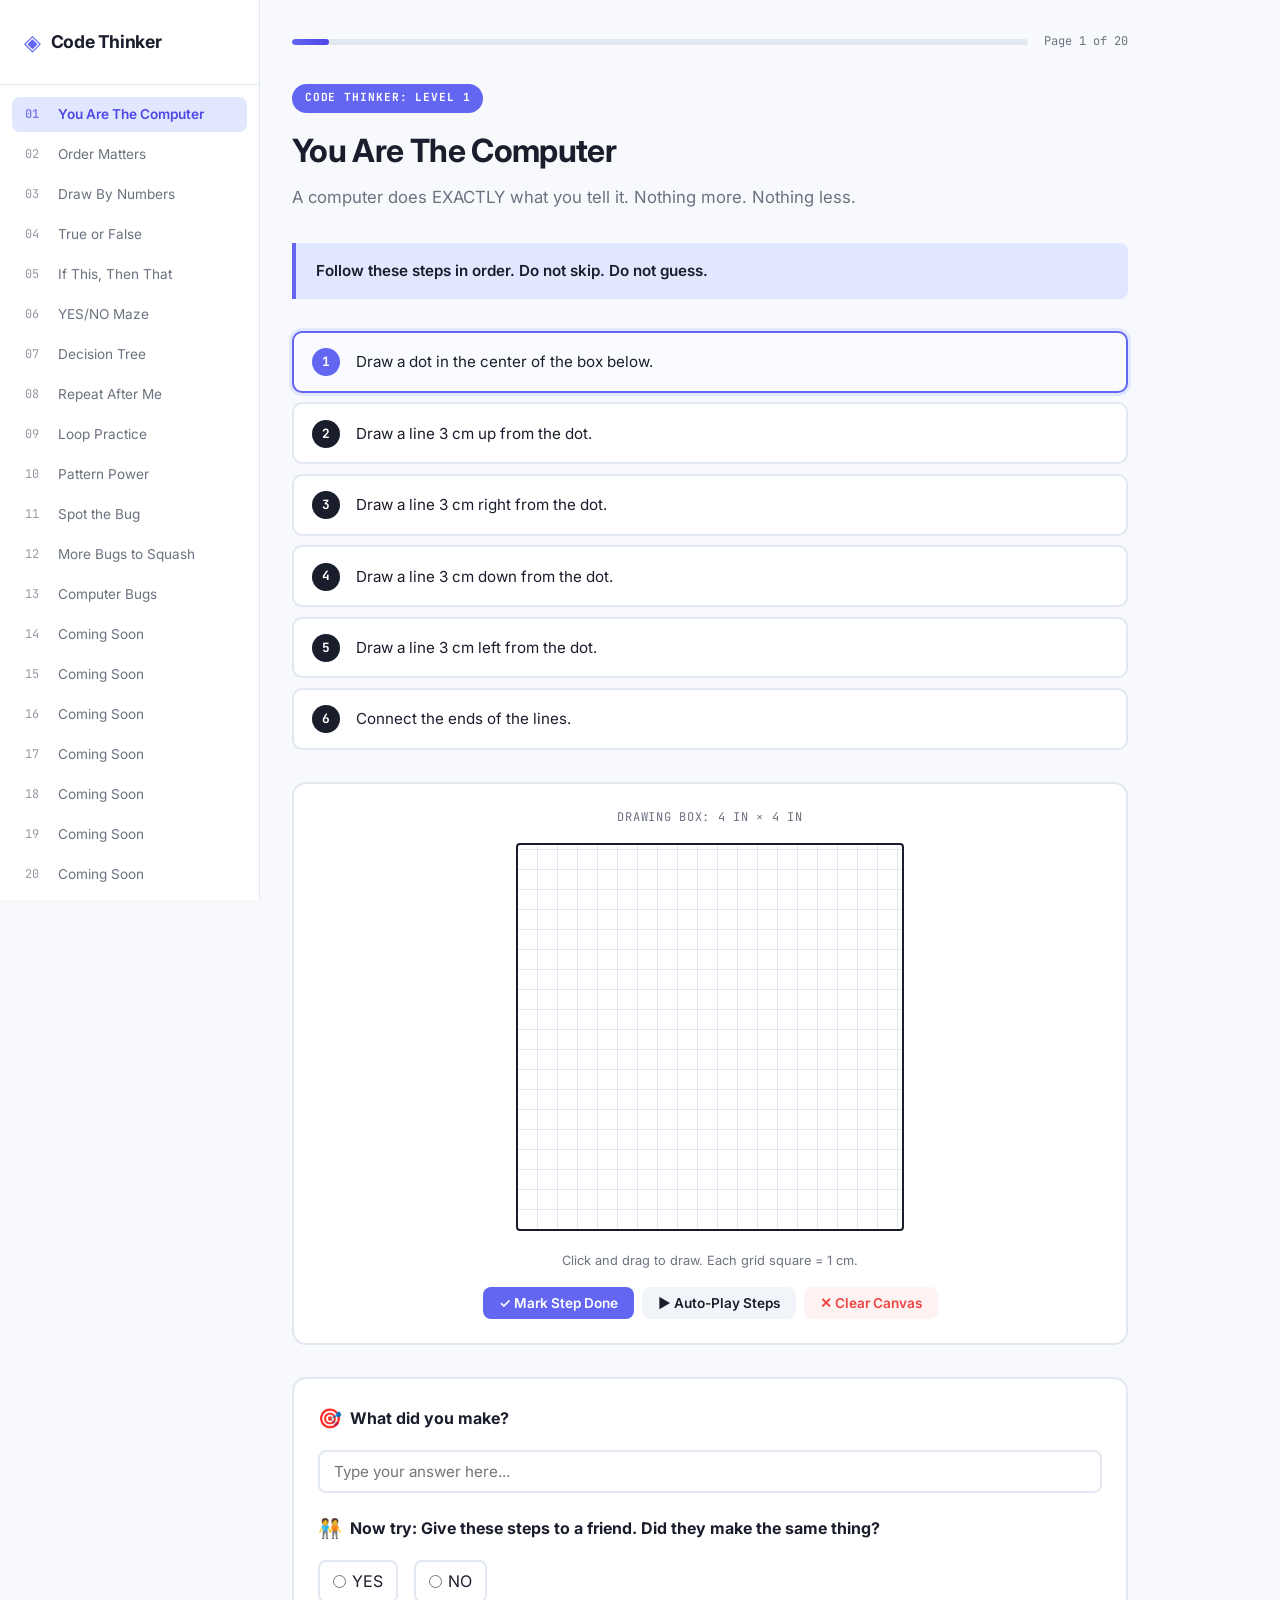
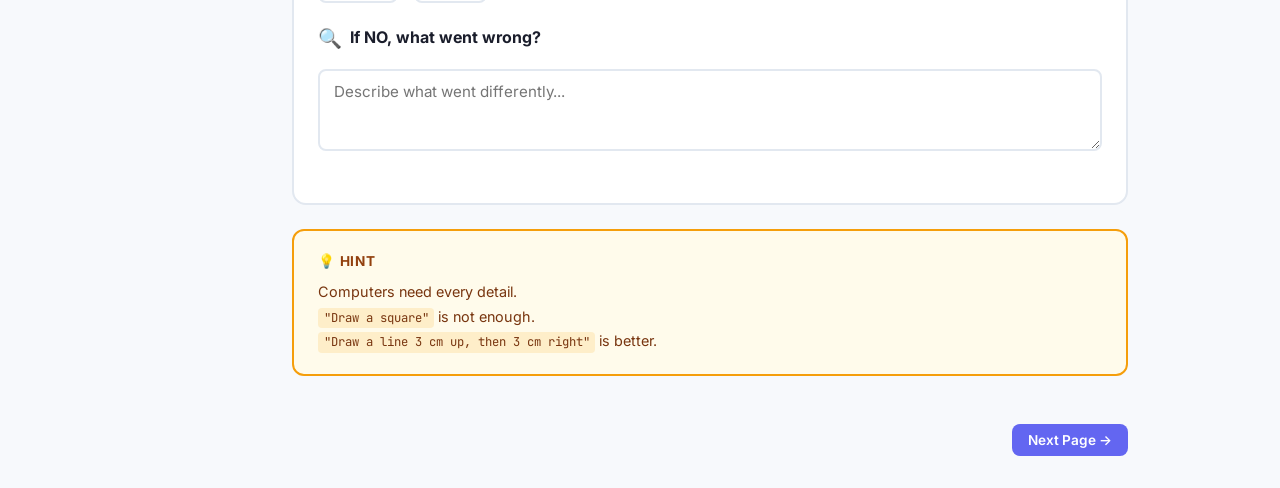
<file: index.html>
<!DOCTYPE html>
<html lang="en">
<head>
  <meta charset="UTF-8">
  <meta name="viewport" content="width=device-width, initial-scale=1.0">
  <title>Code Thinker — 20 Pages</title>
  <link rel="stylesheet" href="styles.css">
  <link href="https://fonts.googleapis.com/css2?family=JetBrains+Mono:wght@400;600;700&family=Inter:wght@400;500;600;700&display=swap" rel="stylesheet">
</head>
<body>

  <!-- Sidebar Navigation -->
  <nav class="sidebar" id="sidebar">
    <div class="sidebar-brand">
      <span class="brand-icon">◈</span>
      <span class="brand-text">Code Thinker</span>
    </div>
    <div class="sidebar-pages">
      <button class="nav-btn active" data-target="page-1" onclick="goToPage(1)">
        <span class="nav-num">01</span>
        <span class="nav-label">You Are The Computer</span>
      </button>
      <!-- Pages 2-20 will be injected here or added as prompts come -->
      <button class="nav-btn" data-target="page-2" onclick="goToPage(2)">
        <span class="nav-num">02</span>
        <span class="nav-label">Order Matters</span>
      </button>
      <button class="nav-btn" data-target="page-3" onclick="goToPage(3)">
        <span class="nav-num">03</span>
        <span class="nav-label">Draw By Numbers</span>
      </button>
      <button class="nav-btn" data-target="page-4" onclick="goToPage(4)">
        <span class="nav-num">04</span>
        <span class="nav-label">True or False</span>
      </button>
      <button class="nav-btn" data-target="page-5" onclick="goToPage(5)">
        <span class="nav-num">05</span>
        <span class="nav-label">If This, Then That</span>
      </button>
      <button class="nav-btn" data-target="page-6" onclick="goToPage(6)">
        <span class="nav-num">06</span>
        <span class="nav-label">YES/NO Maze</span>
      </button>
      <button class="nav-btn" data-target="page-7" onclick="goToPage(7)">
        <span class="nav-num">07</span>
        <span class="nav-label">Decision Tree</span>
      </button>
      <button class="nav-btn" data-target="page-8" onclick="goToPage(8)">
        <span class="nav-num">08</span>
        <span class="nav-label">Repeat After Me</span>
      </button>
      <button class="nav-btn" data-target="page-9" onclick="goToPage(9)">
        <span class="nav-num">09</span>
        <span class="nav-label">Loop Practice</span>
      </button>
      <button class="nav-btn" data-target="page-10" onclick="goToPage(10)">
        <span class="nav-num">10</span>
        <span class="nav-label">Pattern Power</span>
      </button>
      <button class="nav-btn" data-target="page-11" onclick="goToPage(11)">
        <span class="nav-num">11</span>
        <span class="nav-label">Spot the Bug</span>
      </button>
      <button class="nav-btn" data-target="page-12" onclick="goToPage(12)">
        <span class="nav-num">12</span>
        <span class="nav-label">More Bugs to Squash</span>
      </button>
      <button class="nav-btn" data-target="page-13" onclick="goToPage(13)">
        <span class="nav-num">13</span>
        <span class="nav-label">Computer Bugs</span>
      </button>
      <button class="nav-btn" data-target="page-14" onclick="goToPage(14)">
        <span class="nav-num">14</span>
        <span class="nav-label">Coming Soon</span>
      </button>
      <button class="nav-btn" data-target="page-15" onclick="goToPage(15)">
        <span class="nav-num">15</span>
        <span class="nav-label">Coming Soon</span>
      </button>
      <button class="nav-btn" data-target="page-16" onclick="goToPage(16)">
        <span class="nav-num">16</span>
        <span class="nav-label">Coming Soon</span>
      </button>
      <button class="nav-btn" data-target="page-17" onclick="goToPage(17)">
        <span class="nav-num">17</span>
        <span class="nav-label">Coming Soon</span>
      </button>
      <button class="nav-btn" data-target="page-18" onclick="goToPage(18)">
        <span class="nav-num">18</span>
        <span class="nav-label">Coming Soon</span>
      </button>
      <button class="nav-btn" data-target="page-19" onclick="goToPage(19)">
        <span class="nav-num">19</span>
        <span class="nav-label">Coming Soon</span>
      </button>
      <button class="nav-btn" data-target="page-20" onclick="goToPage(20)">
        <span class="nav-num">20</span>
        <span class="nav-label">Coming Soon</span>
      </button>
    </div>
    <button class="sidebar-toggle" onclick="toggleSidebar()">☰</button>
  </nav>

  <!-- Main Content -->
  <main class="main" id="main">

    <!-- Progress Bar -->
    <div class="top-bar">
      <div class="progress-track">
        <div class="progress-fill" id="progressFill" style="width: 5%"></div>
      </div>
      <span class="progress-text" id="progressText">Page 1 of 20</span>
    </div>

    <!-- ==================== PAGE 1 ==================== -->
    <section class="page active" id="page-1">
      <span class="badge">Code Thinker: Level 1</span>
      <h1>You Are The Computer</h1>
      <p class="subtitle">A computer does EXACTLY what you tell it. Nothing more. Nothing less.</p>

      <div class="alert">
        Follow these steps in order. Do not skip. Do not guess.
      </div>

      <div class="steps" id="p1-steps">
        <div class="step active" data-step="0" onclick="p1_setStep(0)">
          <span class="step-num">1</span>
          <span class="step-text">Draw a dot in the center of the box below.</span>
        </div>
        <div class="step" data-step="1" onclick="p1_setStep(1)">
          <span class="step-num">2</span>
          <span class="step-text">Draw a line 3 cm up from the dot.</span>
        </div>
        <div class="step" data-step="2" onclick="p1_setStep(2)">
          <span class="step-num">3</span>
          <span class="step-text">Draw a line 3 cm right from the dot.</span>
        </div>
        <div class="step" data-step="3" onclick="p1_setStep(3)">
          <span class="step-num">4</span>
          <span class="step-text">Draw a line 3 cm down from the dot.</span>
        </div>
        <div class="step" data-step="4" onclick="p1_setStep(4)">
          <span class="step-num">5</span>
          <span class="step-text">Draw a line 3 cm left from the dot.</span>
        </div>
        <div class="step" data-step="5" onclick="p1_setStep(5)">
          <span class="step-num">6</span>
          <span class="step-text">Connect the ends of the lines.</span>
        </div>
      </div>

      <div class="canvas-section">
        <div class="canvas-label">Drawing Box: 4 in × 4 in</div>
        <div class="canvas-wrap">
          <canvas id="p1-canvas" width="384" height="384"></canvas>
        </div>
        <div class="canvas-hint">Click and drag to draw. Each grid square = 1 cm.</div>
        <div class="toolbar">
          <button class="btn btn-primary" onclick="p1_markDone()">✓ Mark Step Done</button>
          <button class="btn btn-secondary" onclick="p1_autoDraw()">▶ Auto-Play Steps</button>
          <button class="btn btn-danger" onclick="p1_clear()">✕ Clear Canvas</button>
        </div>
      </div>

      <div class="form-section">
        <h3><span class="icon">🎯</span> What did you make?</h3>
        <div class="input-row">
          <input type="text" id="p1-ans1" placeholder="Type your answer here...">
        </div>

        <h3><span class="icon">🧑‍🤝‍🧑</span> Now try: Give these steps to a friend. Did they make the same thing?</h3>
        <div class="radio-group">
          <label class="radio-item" onclick="p1_selectRadio(this)">
            <input type="radio" name="p1-same" value="yes">
            <span>YES</span>
          </label>
          <label class="radio-item" onclick="p1_selectRadio(this)">
            <input type="radio" name="p1-same" value="no">
            <span>NO</span>
          </label>
        </div>

        <h3 style="margin-top:1.25rem;"><span class="icon">🔍</span> If NO, what went wrong?</h3>
        <div class="input-row">
          <textarea id="p1-ans2" rows="3" placeholder="Describe what went differently..."></textarea>
        </div>
      </div>

      <div class="hint-box">
        <h4>💡 Hint</h4>
        <p>
          Computers need every detail.<br>
          <code>"Draw a square"</code> is not enough.<br>
          <code>"Draw a line 3 cm up, then 3 cm right"</code> is better.
        </p>
      </div>

      <div class="page-nav">
        <span></span>
        <button class="btn btn-primary" onclick="goToPage(2)">Next Page →</button>
      </div>
    </section>

    <!-- ==================== PAGE 2 ==================== -->
    <section class="page" id="page-2">
      <span class="badge">Code Thinker: Level 1</span>
      <h1>Order Matters</h1>
      <p class="subtitle">Computers follow steps in EXACT ORDER. Change the order = change the result.</p>

      <!-- Example: Sandwich Recipes -->
      <div class="recipe-grid">
        <div class="recipe-card success">
          <div class="recipe-header">
            <span class="recipe-badge ok">✓</span>
            <h3>Recipe A</h3>
          </div>
          <ol class="recipe-steps">
            <li>Put bread on plate</li>
            <li>Spread peanut butter</li>
            <li>Put jelly on top</li>
            <li>Put second bread on top</li>
          </ol>
          <div class="recipe-result">
            <span class="result-emoji">🥪</span>
            <span class="result-label">Normal sandwich</span>
          </div>
        </div>

        <div class="recipe-card fail">
          <div class="recipe-header">
            <span class="recipe-badge bad">✗</span>
            <h3>Recipe B <small>(same steps, wrong order)</small></h3>
          </div>
          <ol class="recipe-steps">
            <li>Put jelly on plate</li>
            <li>Put bread on top</li>
            <li>Spread peanut butter</li>
            <li>Put second bread on top</li>
          </ol>
          <div class="recipe-result">
            <span class="result-emoji">💥</span>
            <span class="result-label">Mess!</span>
          </div>
        </div>
      </div>

      <!-- Activity: Paper Airplane -->
      <div class="activity-box">
        <h3><span class="icon">✈️</span> Your Turn</h3>
        <p class="activity-desc">These steps make a paper airplane. They are <strong>SCRAMBLED</strong>. Click the steps in the correct order (1 → 4).</p>

        <div class="order-list" id="p2-orderList">
          <button class="order-item" data-step="0" onclick="p2_selectStep(0)">
            <span class="order-num">?</span>
            <span class="order-text">Fold the paper in half lengthwise</span>
          </button>
          <button class="order-item" data-step="1" onclick="p2_selectStep(1)">
            <span class="order-num">?</span>
            <span class="order-text">Fold the top corners to the center</span>
          </button>
          <button class="order-item" data-step="2" onclick="p2_selectStep(2)">
            <span class="order-num">?</span>
            <span class="order-text">Fold the wings down</span>
          </button>
          <button class="order-item" data-step="3" onclick="p2_selectStep(3)">
            <span class="order-num">?</span>
            <span class="order-text">Open the paper flat</span>
          </button>
        </div>

        <div class="order-feedback" id="p2-feedback"></div>

        <div class="toolbar">
          <button class="btn btn-secondary" onclick="p2_resetOrder()">↺ Reset</button>
          <button class="btn btn-primary" onclick="p2_checkOrder()">✓ Check Order</button>
          <button class="btn btn-danger" onclick="p2_showAnswer()">👁 Reveal Answer</button>
        </div>
      </div>

      <!-- Reflection -->
      <div class="form-section">
        <h3><span class="icon">✏️</span> Draw It: Try making the airplane with your numbered steps. Did it fly?</h3>
        <div class="radio-group">
          <label class="radio-item" onclick="p2_selectRadio(this)">
            <input type="radio" name="p2-fly" value="yes">
            <span>YES</span>
          </label>
          <label class="radio-item" onclick="p2_selectRadio(this)">
            <input type="radio" name="p2-fly" value="no">
            <span>NO</span>
          </label>
        </div>

        <h3 style="margin-top:1.25rem;"><span class="icon">🔍</span> If NO, which step was wrong?</h3>
        <div class="input-row">
          <input type="text" id="p2-wrongStep" placeholder="Describe which step...">
        </div>
      </div>

      <div class="hint-box">
        <h4>💡 Remember</h4>
        <p>
          Computers never "figure out" what you meant.<br>
          They execute commands exactly as written, in exact sequence.
        </p>
      </div>

      <div class="page-nav">
        <button class="btn btn-secondary" onclick="goToPage(1)">← Prev</button>
        <button class="btn btn-primary" onclick="goToPage(3)">Next →</button>
      </div>
    </section>

    <!-- ==================== PAGE 3 ==================== -->
    <section class="page" id="page-3">
      <span class="badge">Code Thinker: Level 1</span>
      <h1>Draw By Numbers</h1>
      <p class="subtitle">Give these steps to a friend. Do not say what you are making. See if they draw the same thing.</p>

      <!-- Secret Steps -->
      <div class="form-section">
        <h3><span class="icon">🔒</span> My Secret Drawing — Write your steps below</h3>
        <div class="step-inputs">
          <div class="step-input-row">
            <span class="step-input-num">1</span>
            <input type="text" id="p3-s1" placeholder="Step 1: e.g. Draw a dot in the center...">
          </div>
          <div class="step-input-row">
            <span class="step-input-num">2</span>
            <input type="text" id="p3-s2" placeholder="Step 2: e.g. Draw a line 4 cm up...">
          </div>
          <div class="step-input-row">
            <span class="step-input-num">3</span>
            <input type="text" id="p3-s3" placeholder="Step 3">
          </div>
          <div class="step-input-row">
            <span class="step-input-num">4</span>
            <input type="text" id="p3-s4" placeholder="Step 4">
          </div>
          <div class="step-input-row">
            <span class="step-input-num">5</span>
            <input type="text" id="p3-s5" placeholder="Step 5">
          </div>
        </div>
        <div class="toolbar" style="margin-top:1rem;">
          <button class="btn btn-primary" onclick="p3_lockSteps()">🔒 Lock Steps</button>
          <button class="btn btn-secondary" onclick="p3_clearSteps()">↺ Clear All</button>
        </div>
        <div class="lock-message" id="p3-lockMsg"></div>
      </div>

      <!-- Dual Drawing Area -->
      <div class="dual-canvas-section">
        <div class="canvas-panel">
          <div class="canvas-label">My Drawing — 5 in × 3 in</div>
          <div class="canvas-wrap wide">
            <canvas id="p3-myCanvas" width="480" height="288"></canvas>
          </div>
          <div class="canvas-hint">Draw your secret shape here.</div>
          <div class="toolbar">
            <button class="btn btn-danger" onclick="p3_clearMyCanvas()">✕ Clear</button>
          </div>
        </div>

        <div class="canvas-divider">➡️</div>

        <div class="canvas-panel">
          <div class="canvas-label">Friend's Drawing — 5 in × 3 in</div>
          <div class="canvas-wrap wide">
            <canvas id="p3-friendCanvas" width="480" height="288"></canvas>
          </div>
          <div class="canvas-hint">Pass the steps to a friend. They draw here.</div>
          <div class="toolbar">
            <button class="btn btn-danger" onclick="p3_clearFriendCanvas()">✕ Clear</button>
          </div>
        </div>
      </div>

      <!-- Reflection -->
      <div class="form-section">
        <h3><span class="icon">🎯</span> Did it match your idea?</h3>
        <div class="radio-group">
          <label class="radio-item" onclick="p3_selectRadio(this)">
            <input type="radio" name="p3-match" value="yes">
            <span>YES</span>
          </label>
          <label class="radio-item" onclick="p3_selectRadio(this)">
            <input type="radio" name="p3-match" value="no">
            <span>NO</span>
          </label>
        </div>

        <h3 style="margin-top:1.25rem;"><span class="icon">🔍</span> If NO, what was confusing?</h3>
        <div class="input-row">
          <textarea id="p3-confusing" rows="3" placeholder="Describe what confused your friend..."></textarea>
        </div>
      </div>

      <div class="hint-box">
        <h4>💡 Hint</h4>
        <p>
          Computers need EVERY detail.<br>
          <code>"Draw a circle"</code> is not enough.<br>
          <code>"Draw a circle, 2 cm wide, in the center"</code> is better.
        </p>
      </div>

      <div class="page-nav">
        <button class="btn btn-secondary" onclick="goToPage(2)">← Prev</button>
        <button class="btn btn-primary" onclick="goToPage(4)">Next →</button>
      </div>
    </section>

    <!-- ==================== PAGE 4 ==================== -->
    <section class="page" id="page-4">
      <span class="badge">Code Thinker: Level 1</span>
      <h1>True or False</h1>
      <p class="subtitle">Computers make decisions by asking YES/NO questions. We call the answer TRUE or FALSE.</p>

      <!-- Warm-Up -->
      <div class="form-section">
        <h3><span class="icon">🔥</span> Warm-Up: Circle TRUE or FALSE for each</h3>
        <div class="tf-list" id="p4-warmup">
          <div class="tf-item" data-q="1" data-answer="true">
            <span class="tf-qnum">1</span>
            <span class="tf-text">A triangle has 3 sides</span>
            <div class="tf-options">
              <button class="tf-btn" onclick="p4_pick(this, 'true')">TRUE</button>
              <button class="tf-btn" onclick="p4_pick(this, 'false')">FALSE</button>
            </div>
          </div>
          <div class="tf-item" data-q="2" data-answer="false">
            <span class="tf-qnum">2</span>
            <span class="tf-text">Ice cream is hot</span>
            <div class="tf-options">
              <button class="tf-btn" onclick="p4_pick(this, 'true')">TRUE</button>
              <button class="tf-btn" onclick="p4_pick(this, 'false')">FALSE</button>
            </div>
          </div>
          <div class="tf-item" data-q="3" data-answer="true">
            <span class="tf-qnum">3</span>
            <span class="tf-text">10 is bigger than 7</span>
            <div class="tf-options">
              <button class="tf-btn" onclick="p4_pick(this, 'true')">TRUE</button>
              <button class="tf-btn" onclick="p4_pick(this, 'false')">FALSE</button>
            </div>
          </div>
          <div class="tf-item" data-q="4" data-answer="false">
            <span class="tf-qnum">4</span>
            <span class="tf-text">Dogs can fly</span>
            <div class="tf-options">
              <button class="tf-btn" onclick="p4_pick(this, 'true')">TRUE</button>
              <button class="tf-btn" onclick="p4_pick(this, 'false')">FALSE</button>
            </div>
          </div>
          <div class="tf-item" data-q="5" data-answer="true">
            <span class="tf-qnum">5</span>
            <span class="tf-text">Your name has letters in it</span>
            <div class="tf-options">
              <button class="tf-btn" onclick="p4_pick(this, 'true')">TRUE</button>
              <button class="tf-btn" onclick="p4_pick(this, 'false')">FALSE</button>
            </div>
          </div>
        </div>
      </div>

      <!-- Tricky Ones -->
      <div class="form-section tricky">
        <h3><span class="icon">🎭</span> Tricky Ones: These depend on RIGHT NOW</h3>
        <div class="tf-list" id="p4-tricky">
          <div class="tf-item subjective" data-q="6">
            <span class="tf-qnum">6</span>
            <span class="tf-text">I am wearing socks</span>
            <div class="tf-options">
              <button class="tf-btn" onclick="p4_pick(this, 'true')">TRUE</button>
              <button class="tf-btn" onclick="p4_pick(this, 'false')">FALSE</button>
            </div>
          </div>
          <div class="tf-item subjective" data-q="7">
            <span class="tf-qnum">7</span>
            <span class="tf-text">It is nighttime</span>
            <div class="tf-options">
              <button class="tf-btn" onclick="p4_pick(this, 'true')">TRUE</button>
              <button class="tf-btn" onclick="p4_pick(this, 'false')">FALSE</button>
            </div>
          </div>
          <div class="tf-item subjective" data-q="8">
            <span class="tf-qnum">8</span>
            <span class="tf-text">I have eaten breakfast today</span>
            <div class="tf-options">
              <button class="tf-btn" onclick="p4_pick(this, 'true')">TRUE</button>
              <button class="tf-btn" onclick="p4_pick(this, 'false')">FALSE</button>
            </div>
          </div>
        </div>

        <h3 style="margin-top:1.5rem;"><span class="icon">🤔</span> Why are 6-8 different?</h3>
        <div class="input-row">
          <textarea id="p4-why" rows="3" placeholder="Write your answer here..."></textarea>
        </div>

        <div class="toolbar" style="margin-top:1rem;">
          <button class="btn btn-primary" onclick="p4_check()">✓ Check Warm-Up</button>
          <button class="btn btn-secondary" onclick="p4_reset()">↺ Reset All</button>
          <button class="btn btn-danger" onclick="p4_reveal()">👁 Reveal Answer</button>
        </div>

        <div class="reveal-box" id="p4-revealBox" style="display:none;">
          <p><strong>Answer:</strong> The answer CHANGES based on when you ask! Computers need to check every time.</p>
        </div>
      </div>

      <div class="page-nav">
        <button class="btn btn-secondary" onclick="goToPage(3)">← Prev</button>
        <button class="btn btn-primary" onclick="goToPage(5)">Next →</button>
      </div>
    </section>

    <!-- ==================== PAGE 5 ==================== -->
    <section class="page" id="page-5">
      <span class="badge">Code Thinker: Level 1</span>
      <h1>If This, Then That</h1>
      <p class="subtitle">Computers make decisions using IF and ELSE.</p>

      <!-- Live Simulator -->
      <div class="simulator-box">
        <h3><span class="icon">⚡</span> Try It Live</h3>
        <div class="sim-code">
          <div class="code-line"><span class="kw">IF</span> it is raining</div>
          <div class="code-line indent"><span class="kw">THEN</span> take an umbrella</div>
          <div class="code-line"><span class="kw">ELSE</span></div>
          <div class="code-line indent">wear sunglasses</div>
        </div>
        <div class="sim-controls">
          <span class="sim-label">Is it raining?</span>
          <button class="sim-toggle" id="p5-rainToggle" onclick="p5_toggleRain()">NO ❌</button>
        </div>
        <div class="sim-result" id="p5-simResult">
          <span class="sim-output">wear sunglasses</span>
        </div>
      </div>

      <!-- Example -->
      <div class="code-example">
        <div class="code-header">Real code looks like this:</div>
        <pre class="code-block">
<span class="kw">IF</span> it is raining
   <span class="kw">THEN</span> take an umbrella
<span class="kw">ELSE</span>
   wear sunglasses</pre>
      </div>

      <!-- Fill in the blanks -->
      <div class="form-section code-form">
        <h3><span class="icon">✏️</span> Fill in the blanks</h3>

        <div class="code-exercise">
          <div class="code-line"><span class="kw">IF</span> it is bedtime</div>
          <div class="code-line indent"><span class="kw">THEN</span> <input type="text" class="code-input" id="p5-e1-then" placeholder="type here..."></div>
          <div class="code-line"><span class="kw">ELSE</span> <input type="text" class="code-input" id="p5-e1-else" placeholder="type here..."></div>
        </div>

        <div class="code-exercise">
          <div class="code-line"><span class="kw">IF</span> the light is red</div>
          <div class="code-line indent"><span class="kw">THEN</span> <input type="text" class="code-input" id="p5-e2-then" placeholder="type here..."></div>
          <div class="code-line"><span class="kw">ELSE</span> <input type="text" class="code-input" id="p5-e2-else" placeholder="type here..."></div>
        </div>

        <div class="code-exercise">
          <div class="code-line"><span class="kw">IF</span> my homework is done</div>
          <div class="code-line indent"><span class="kw">THEN</span> <input type="text" class="code-input" id="p5-e3-then" placeholder="type here..."></div>
          <div class="code-line"><span class="kw">ELSE</span> <input type="text" class="code-input" id="p5-e3-else" placeholder="type here..."></div>
        </div>
      </div>

      <!-- Draw Your Own -->
      <div class="form-section code-form">
        <h3><span class="icon">🎨</span> Now draw your own</h3>
        <div class="code-exercise big">
          <div class="code-line"><span class="kw">IF</span> <input type="text" class="code-input wide" id="p5-my-if" placeholder="your condition..."></div>
          <div class="code-line indent"><span class="kw">THEN</span> <input type="text" class="code-input wide" id="p5-my-then" placeholder="what happens..."></div>
          <div class="code-line"><span class="kw">ELSE</span></div>
          <div class="code-line indent"><input type="text" class="code-input wide" id="p5-my-else" placeholder="what happens instead..."></div>
        </div>
      </div>

      <!-- Challenge -->
      <div class="form-section challenge-box">
        <h3><span class="icon">🏆</span> Challenge: What if there are THREE choices?</h3>
        <div class="code-example flat">
          <pre class="code-block">
<span class="kw">IF</span> it is breakfast time → eat cereal
<span class="kw">IF</span> it is lunch time     → eat sandwich
<span class="kw">IF</span> it is dinner time    → eat pasta</pre>
        </div>
        <p class="activity-desc">How would you write this? Try below.</p>
        <div class="input-row">
          <textarea id="p5-challenge" rows="4" placeholder="Write your three-choice IF code here..."></textarea>
        </div>
      </div>

      <div class="page-nav">
        <button class="btn btn-secondary" onclick="goToPage(4)">← Prev</button>
        <button class="btn btn-primary" onclick="goToPage(6)">Next →</button>
      </div>
    </section>

    <!-- ==================== PAGE 6 ==================== -->
    <section class="page" id="page-6">
      <span class="badge">Code Thinker: Level 1</span>
      <h1>YES/NO Maze</h1>
      <p class="subtitle">Start at the star. Follow the TRUE/FALSE paths. Which animal do you reach?</p>

      <!-- Maze Journey -->
      <div class="maze-container" id="p6-maze">

        <!-- Start -->
        <div class="maze-node start" id="p6-start">
          <span class="maze-star">★</span>
          <span class="maze-label">START</span>
        </div>

        <!-- Q1: Warm? -->
        <div class="maze-path" id="p6-path1"></div>
        <div class="maze-question" id="p6-q1">
          <div class="maze-qcard">
            <span class="maze-qtext">Is it warm?</span>
            <div class="maze-buttons">
              <button class="maze-btn yes" onclick="p6_answer(1, true)">YES</button>
              <button class="maze-btn no" onclick="p6_answer(1, false)">NO</button>
            </div>
          </div>
        </div>

        <!-- Q2a: Fur? (warm=yes) -->
        <div class="maze-path" id="p6-path2a"></div>
        <div class="maze-question" id="p6-q2a">
          <div class="maze-qcard">
            <span class="maze-qtext">Has fur?</span>
            <div class="maze-buttons">
              <button class="maze-btn yes" onclick="p6_answer(2, true, 'a')">YES</button>
              <button class="maze-btn no" onclick="p6_answer(2, false, 'a')">NO</button>
            </div>
          </div>
        </div>

        <!-- Q2b: Cold? (warm=no) -->
        <div class="maze-path" id="p6-path2b"></div>
        <div class="maze-question" id="p6-q2b">
          <div class="maze-qcard">
            <span class="maze-qtext">Is it cold?</span>
            <div class="maze-buttons">
              <button class="maze-btn yes" onclick="p6_answer(2, true, 'b')">YES</button>
              <button class="maze-btn no" onclick="p6_answer(2, false, 'b')">NO</button>
            </div>
          </div>
        </div>

        <!-- Q3a: Scales? (warm→fur=no) -->
        <div class="maze-path" id="p6-path3a"></div>
        <div class="maze-question" id="p6-q3a">
          <div class="maze-qcard">
            <span class="maze-qtext">Has scales?</span>
            <div class="maze-buttons">
              <button class="maze-btn yes" onclick="p6_answer(3, true, 'a')">YES</button>
              <button class="maze-btn no" onclick="p6_answer(3, false, 'a')">NO</button>
            </div>
          </div>
        </div>

        <!-- Q3b: Fur? (cold→cold=yes) -->
        <div class="maze-path" id="p6-path3b"></div>
        <div class="maze-question" id="p6-q3b">
          <div class="maze-qcard">
            <span class="maze-qtext">Has fur?</span>
            <div class="maze-buttons">
              <button class="maze-btn yes" onclick="p6_answer(3, true, 'b')">YES</button>
              <button class="maze-btn no" onclick="p6_answer(3, false, 'b')">NO</button>
            </div>
          </div>
        </div>

        <!-- Q3c: Feathers? (cold→cold→fur=no) -->
        <div class="maze-path" id="p6-path3c"></div>
        <div class="maze-question" id="p6-q3c">
          <div class="maze-qcard">
            <span class="maze-qtext">Has feathers?</span>
            <div class="maze-buttons">
              <button class="maze-btn yes" onclick="p6_answer(3, true, 'c')">YES</button>
              <button class="maze-btn no" onclick="p6_answer(3, false, 'c')">NO</button>
            </div>
          </div>
        </div>

        <!-- Results -->
        <div class="maze-path" id="p6-pathEnd"></div>
        <div class="maze-result" id="p6-result">
          <div class="animal-card" id="p6-animal">
            <span class="animal-emoji" id="p6-emoji">❓</span>
            <span class="animal-name" id="p6-animalName">???</span>
          </div>
        </div>

        <div class="maze-retry" id="p6-retry" style="display:none;">
          <button class="btn btn-primary" onclick="p6_reset()">🔄 Try Again</button>
        </div>
      </div>

      <!-- Reflection -->
      <div class="form-section">
        <h3><span class="icon">🎯</span> What did you get?</h3>
        <div class="input-row">
          <input type="text" id="p6-got" placeholder="Type the animal you reached...">
        </div>

        <h3 style="margin-top:1.25rem;"><span class="icon">🔄</span> Try again with different answers. Did it change?</h3>
        <div class="radio-group">
          <label class="radio-item" onclick="p6_selectRadio(this)">
            <input type="radio" name="p6-change" value="yes">
            <span>YES</span>
          </label>
          <label class="radio-item" onclick="p6_selectRadio(this)">
            <input type="radio" name="p6-change" value="no">
            <span>NO</span>
          </label>
        </div>
      </div>

      <div class="hint-box">
        <h4>💡 Think About It</h4>
        <p>
          Every YES/NO answer sends you down a different path.<br>
          Change one answer → reach a different animal.<br>
          Computers do exactly the same thing with TRUE and FALSE!
        </p>
      </div>

      <div class="page-nav">
        <button class="btn btn-secondary" onclick="goToPage(5)">← Prev</button>
        <button class="btn btn-primary" onclick="goToPage(7)">Next →</button>
      </div>
    </section>

    <!-- ==================== PAGE 7 ==================== -->
    <section class="page" id="page-7">
      <span class="badge">Code Thinker: Level 1</span>
      <h1>Decision Tree</h1>
      <p class="subtitle">A decision tree is just a bunch of IF/THEN questions stacked together.</p>

      <!-- Color Tree Example -->
      <div class="tree-box" id="p7-colorTree">
        <h3><span class="icon">🎨</span> Use this tree to guess a friend's favorite color</h3>

        <!-- Q1 -->
        <div class="tree-level">
          <div class="tree-card root" id="p7-q1">
            <span class="tree-label">Question 1</span>
            <span class="tree-q">Is it a warm color (red, orange, yellow)?</span>
            <div class="tree-buttons">
              <button class="tree-btn yes" onclick="p7_q1(true)">YES →</button>
              <button class="tree-btn no" onclick="p7_q1(false)">NO →</button>
            </div>
          </div>
        </div>

        <!-- Branches -->
        <div class="tree-branches" id="p7-branches">
          <div class="tree-branch" id="p7-branch-yes">
            <div class="tree-connector"></div>
            <div class="tree-card" id="p7-q2">
              <span class="tree-label">Question 2</span>
              <span class="tree-q">Is it the color of fire?</span>
              <div class="tree-buttons">
                <button class="tree-btn yes" onclick="p7_q2(true)">YES →</button>
                <button class="tree-btn no" onclick="p7_q2(false)">NO →</button>
              </div>
            </div>
          </div>
          <div class="tree-branch" id="p7-branch-no">
            <div class="tree-connector"></div>
            <div class="tree-card" id="p7-q3">
              <span class="tree-label">Question 3</span>
              <span class="tree-q">Is it the color of the sky?</span>
              <div class="tree-buttons">
                <button class="tree-btn yes" onclick="p7_q3(true)">YES →</button>
                <button class="tree-btn no" onclick="p7_q3(false)">NO →</button>
              </div>
            </div>
          </div>
        </div>

        <!-- Results -->
        <div class="tree-results" id="p7-results">
          <div class="color-result" id="p7-red">
            <span class="color-swatch" style="background:#ef4444;"></span>
            <span class="color-name">RED</span>
          </div>
          <div class="color-result" id="p7-orange">
            <span class="color-swatch" style="background:#f97316;"></span>
            <span class="color-name">ORANGE</span>
          </div>
          <div class="color-result" id="p7-blue">
            <span class="color-swatch" style="background:#3b82f6;"></span>
            <span class="color-name">BLUE</span>
          </div>
          <div class="color-result" id="p7-green">
            <span class="color-swatch" style="background:#22c55e;"></span>
            <span class="color-name">GREEN</span>
          </div>
        </div>

        <div class="toolbar" style="margin-top:1rem;">
          <button class="btn btn-secondary" onclick="p7_resetColor()">↺ Reset Tree</button>
        </div>
      </div>

      <!-- Did it work? -->
      <div class="form-section">
        <h3><span class="icon">🎯</span> Did it work?</h3>
        <div class="radio-group">
          <label class="radio-item" onclick="p7_selectRadio(this)">
            <input type="radio" name="p7-work" value="yes">
            <span>YES</span>
          </label>
          <label class="radio-item" onclick="p7_selectRadio(this)">
            <input type="radio" name="p7-work" value="no">
            <span>NO</span>
          </label>
        </div>
      </div>

      <!-- Build Your Own -->
      <div class="form-section build-tree">
        <h3><span class="icon">🏗️</span> Build Your Own: Guess a favorite animal</h3>

        <div class="build-level">
          <div class="build-card root">
            <span class="build-label">Question 1</span>
            <input type="text" class="build-input" id="p7-bq1" placeholder="e.g. Does it live in water?">
          </div>
        </div>

        <div class="build-branches">
          <div class="build-branch">
            <div class="build-connector yes">YES →</div>
            <input type="text" class="build-input path" id="p7-bq1-yes" placeholder="Go to Question 2A...">
          </div>
          <div class="build-branch">
            <div class="build-connector no">NO →</div>
            <input type="text" class="build-input path" id="p7-bq1-no" placeholder="Go to Question 2B...">
          </div>
        </div>

        <div class="build-level">
          <div class="build-card">
            <span class="build-label">Question 2A</span>
            <input type="text" class="build-input" id="p7-bq2a" placeholder="e.g. Is it bigger than a dog?">
          </div>
          <div class="build-card">
            <span class="build-label">Question 2B</span>
            <input type="text" class="build-input" id="p7-bq2b" placeholder="e.g. Can it fly?">
          </div>
        </div>

        <div class="build-results-grid">
          <div class="build-result">
            <span class="build-res-label">2A YES →</span>
            <input type="text" class="build-input" id="p7-bq2a-yes" placeholder="Animal...">
          </div>
          <div class="build-result">
            <span class="build-res-label">2A NO →</span>
            <input type="text" class="build-input" id="p7-bq2a-no" placeholder="Animal...">
          </div>
          <div class="build-result">
            <span class="build-res-label">2B YES →</span>
            <input type="text" class="build-input" id="p7-bq2b-yes" placeholder="Animal...">
          </div>
          <div class="build-result">
            <span class="build-res-label">2B NO →</span>
            <input type="text" class="build-input" id="p7-bq2b-no" placeholder="Animal...">
          </div>
        </div>
      </div>

      <div class="page-nav">
        <button class="btn btn-secondary" onclick="goToPage(6)">← Prev</button>
        <button class="btn btn-primary" onclick="goToPage(8)">Next →</button>
      </div>
    </section>

    <!-- ==================== PAGE 8 ==================== -->
    <section class="page" id="page-8">
      <span class="badge">Code Thinker: Level 1</span>
      <h1>Repeat After Me</h1>
      <p class="subtitle">Computers are good at doing the same thing over and over. We call this a LOOP.</p>

      <!-- Example -->
      <div class="compare-grid">
        <div class="compare-card long">
          <div class="compare-header">
            <span class="compare-badge">✗ The Long Way</span>
            <span class="compare-lines">5 lines</span>
          </div>
          <div class="compare-body">
            <div class="line-item">Say "Hello"</div>
            <div class="line-item">Say "Hello"</div>
            <div class="line-item">Say "Hello"</div>
            <div class="line-item">Say "Hello"</div>
            <div class="line-item">Say "Hello"</div>
          </div>
        </div>

        <div class="compare-vs">VS</div>

        <div class="compare-card loop">
          <div class="compare-header">
            <span class="compare-badge ok">✓ The Loop Way</span>
            <span class="compare-lines">2 lines</span>
          </div>
          <div class="compare-body code">
            <div class="code-line"><span class="kw">REPEAT</span> 5 times:</div>
            <div class="code-line indent">Say <span class="str">"Hello"</span></div>
          </div>
        </div>
      </div>

      <!-- Live Loop Demo -->
      <div class="simulator-box" style="margin-bottom:1.5rem;">
        <h3><span class="icon">⚡</span> Try the Loop Live</h3>
        <div class="loop-controls">
          <div class="loop-field">
            <label>What to repeat?</label>
            <input type="text" id="p8-repeatText" value="Hello" class="loop-input">
          </div>
          <div class="loop-field">
            <label>How many times?</label>
            <input type="number" id="p8-repeatNum" value="5" min="1" max="20" class="loop-input num">
          </div>
          <button class="btn btn-primary" onclick="p8_runLoop()" style="margin-top:1.4rem;">▶ Run Loop</button>
        </div>
        <div class="loop-output" id="p8-loopOutput">
          <span class="loop-placeholder">Click Run to see the magic...</span>
        </div>
      </div>

      <!-- Your Turn -->
      <div class="form-section">
        <h3><span class="icon">✏️</span> Your Turn: Write "Ha!" 8 times the long way</h3>
        <div class="long-way-list">
          <input type="text" class="long-way-input" value="Ha!" readonly>
          <input type="text" class="long-way-input" value="Ha!" readonly>
          <input type="text" class="long-way-input" value="Ha!" readonly>
          <input type="text" class="long-way-input" value="Ha!" readonly>
          <input type="text" class="long-way-input" value="Ha!" readonly>
          <input type="text" class="long-way-input" value="Ha!" readonly>
          <input type="text" class="long-way-input" value="Ha!" readonly>
          <input type="text" class="long-way-input" value="Ha!" readonly>
        </div>

        <h3 style="margin-top:1.5rem;"><span class="icon">🔁</span> Now write it using a loop</h3>
        <div class="loop-code-block">
          <div class="code-line"><span class="kw">REPEAT</span> <input type="number" id="p8-haNum" class="inline-num" value="8" min="1"> times:</div>
          <div class="code-line indent">Say <span class="str">"Ha!"</span></div>
        </div>

        <h3 style="margin-top:1.5rem;"><span class="icon">⏱️</span> Which was faster to write?</h3>
        <div class="radio-group">
          <label class="radio-item" onclick="p8_selectRadio(this)">
            <input type="radio" name="p8-faster" value="long">
            <span>Long way</span>
          </label>
          <label class="radio-item" onclick="p8_selectRadio(this)">
            <input type="radio" name="p8-faster" value="loop">
            <span>Loop</span>
          </label>
        </div>
      </div>

      <!-- Challenge -->
      <div class="form-section challenge-box">
        <h3><span class="icon">🏆</span> Challenge: A song has a chorus that repeats 3 times. Write it using a loop.</h3>
        <div class="loop-code-block big">
          <div class="code-line"><span class="kw">REPEAT</span> <input type="number" id="p8-chorusNum" class="inline-num" value="3" min="1"> times:</div>
          <div class="code-line indent">
            <textarea class="loop-textarea" id="p8-chorusText" rows="2" placeholder="Type the chorus here..."></textarea>
          </div>
        </div>
      </div>

      <div class="page-nav">
        <button class="btn btn-secondary" onclick="goToPage(7)">← Prev</button>
        <button class="btn btn-primary" onclick="goToPage(9)">Next →</button>
      </div>
    </section>

    <!-- ==================== PAGE 9 ==================== -->
    <section class="page" id="page-9">
      <span class="badge">Code Thinker: Level 1</span>
      <h1>Loop Practice</h1>
      <p class="subtitle">Fill in the blanks to make the loops work.</p>

      <!-- Loop Exercises -->
      <div class="form-section">
        <div class="loop-exercises" id="p9-exercises">

          <div class="loop-exercise" data-answer="10">
            <div class="loop-ex-num">1</div>
            <div class="loop-ex-body">
              <div class="loop-ex-label">Count from 1 to 10:</div>
              <div class="loop-code-fill">
                <span class="kw">REPEAT</span> <input type="number" class="inline-num" data-q="1"> times:
                <div class="indent"><span class="kw">Count</span> up by 1</div>
              </div>
            </div>
          </div>

          <div class="loop-exercise" data-answer="6">
            <div class="loop-ex-num">2</div>
            <div class="loop-ex-body">
              <div class="loop-ex-label">Draw 6 circles:</div>
              <div class="loop-code-fill">
                <span class="kw">REPEAT</span> <input type="number" class="inline-num" data-q="2"> times:
                <div class="indent"><span class="kw">Draw</span> a circle</div>
              </div>
            </div>
          </div>

          <div class="loop-exercise" data-answer="5">
            <div class="loop-ex-num">3</div>
            <div class="loop-ex-body">
              <div class="loop-ex-label">Hop forward 5 times:</div>
              <div class="loop-code-fill">
                <span class="kw">REPEAT</span> <input type="number" class="inline-num" data-q="3"> times:
                <div class="indent"><span class="kw">Hop</span></div>
              </div>
            </div>
          </div>

          <div class="loop-exercise" data-answer="3">
            <div class="loop-ex-num">4</div>
            <div class="loop-ex-body">
              <div class="loop-ex-label">Eat 3 bites of food:</div>
              <div class="loop-code-fill">
                <span class="kw">REPEAT</span> <input type="number" class="inline-num" data-q="4"> times:
                <div class="indent"><span class="kw">Take</span> a bite</div>
              </div>
            </div>
          </div>

        </div>

        <div class="toolbar" style="margin-top:1rem;">
          <button class="btn btn-primary" onclick="p9_check()">✓ Check Answers</button>
          <button class="btn btn-secondary" onclick="p9_reset()">↺ Reset</button>
        </div>
      </div>

      <!-- Draw Your Own -->
      <div class="form-section">
        <h3><span class="icon">🎨</span> Draw Your Own Loop</h3>
        <div class="input-row">
          <label>I want to:</label>
          <input type="text" id="p9-want" placeholder="e.g. Jump up and down">
        </div>
        <div class="loop-code-block">
          <div class="code-line"><span class="kw">REPEAT</span> <input type="number" id="p9-ownNum" class="inline-num" placeholder="?"> times:</div>
          <div class="code-line indent"><input type="text" id="p9-ownAction" class="code-input wide" placeholder="the action..."></div>
        </div>
      </div>

      <!-- Nested Loop Challenge -->
      <div class="form-section challenge-box">
        <h3><span class="icon">🌀</span> Now Try This Tricky One: A loop inside a loop!</h3>
        <div class="nested-loop-demo">
          <div class="nested-code">
            <div class="code-line"><span class="kw">REPEAT</span> 3 times:</div>
            <div class="code-line indent"><span class="kw">REPEAT</span> 2 times:</div>
            <div class="code-line indent2">👏 Clap your hands</div>
          </div>
          <div class="clap-visual" id="p9-clapVisual">
            <div class="clap-row"><span class="clap">👏</span><span class="clap">👏</span></div>
            <div class="clap-row"><span class="clap">👏</span><span class="clap">👏</span></div>
            <div class="clap-row"><span class="clap">👏</span><span class="clap">👏</span></div>
          </div>
        </div>

        <div class="input-row" style="margin-top:1rem;">
          <label>How many claps total?</label>
          <input type="number" id="p9-clapAnswer" class="inline-num" style="width:80px;" placeholder="?">
        </div>

        <h3 style="margin-top:1rem;"><span class="icon">📝</span> Show your work:</h3>
        <div class="input-row">
          <textarea id="p9-work" rows="3" placeholder="Explain how you figured it out..."></textarea>
        </div>
      </div>

      <div class="page-nav">
        <button class="btn btn-secondary" onclick="goToPage(8)">← Prev</button>
        <button class="btn btn-primary" onclick="goToPage(10)">Next →</button>
      </div>
    </section>

    <!-- ==================== PAGE 10 ==================== -->
    <section class="page" id="page-10">
      <span class="badge">Code Thinker: Level 1</span>
      <h1>Pattern Power</h1>
      <p class="subtitle">Loops help us spot and use patterns.</p>

      <!-- Example -->
      <div class="pattern-example">
        <h3><span class="icon">🔍</span> Look at this pattern</h3>
        <div class="pattern-display" id="p10-exampleDisplay">
          <span class="pat-item">★</span>
          <span class="pat-item">☆</span>
          <span class="pat-item">★</span>
          <span class="pat-item">☆</span>
          <span class="pat-item">★</span>
          <span class="pat-item">☆</span>
        </div>
        <div class="pattern-questions">
          <div class="input-row">
            <label>What repeats?</label>
            <input type="text" value="★ then ☆" readonly class="locked">
          </div>
          <div class="input-row">
            <label>How many times?</label>
            <input type="text" value="3" readonly class="locked">
          </div>
          <div class="loop-code-block">
            <div class="code-line"><span class="kw">REPEAT</span> 3 times:</div>
            <div class="code-line indent">★ then ☆</div>
          </div>
        </div>
      </div>

      <!-- Pattern Exercises -->
      <div class="form-section">
        <h3><span class="icon">✏️</span> Your Turn — Finish the Pattern</h3>
        <div class="pattern-grid" id="p10-patterns">

          <!-- Pattern 1 -->
          <div class="pattern-card" data-repeat="▲ ▲ ■" data-times="4">
            <div class="pattern-visual">
              <span class="pat-shape">▲</span>
              <span class="pat-shape">▲</span>
              <span class="pat-shape">■</span>
              <span class="pat-shape">▲</span>
              <span class="pat-shape">▲</span>
              <span class="pat-shape">■</span>
              <span class="pat-shape">▲</span>
              <span class="pat-shape">▲</span>
              <span class="pat-shape">■</span>
              <span class="pat-shape">▲</span>
              <span class="pat-shape">▲</span>
              <span class="pat-shape missing" id="p10-p1-missing">?</span>
            </div>
            <div class="pattern-work">
              <div class="input-row compact">
                <label>What repeats?</label>
                <input type="text" class="pat-what" placeholder="e.g. ▲ ▲ ■">
              </div>
              <div class="loop-code-fill small">
                <span class="kw">REPEAT</span> <input type="number" class="inline-num pat-times" placeholder="?"> times:
                <div class="indent"><input type="text" class="pat-loop-action" placeholder="the pattern..."></div>
              </div>
            </div>
          </div>

          <!-- Pattern 2 -->
          <div class="pattern-card" data-repeat="1 2 3" data-times="4">
            <div class="pattern-visual">
              <span class="pat-num">1</span>
              <span class="pat-num">2</span>
              <span class="pat-num">3</span>
              <span class="pat-num">1</span>
              <span class="pat-num">2</span>
              <span class="pat-num">3</span>
              <span class="pat-num">1</span>
              <span class="pat-num">2</span>
              <span class="pat-num">3</span>
              <span class="pat-num">1</span>
              <span class="pat-num">2</span>
              <span class="pat-num missing" id="p10-p2-missing">?</span>
            </div>
            <div class="pattern-work">
              <div class="input-row compact">
                <label>What repeats?</label>
                <input type="text" class="pat-what" placeholder="e.g. 1 2 3">
              </div>
              <div class="loop-code-fill small">
                <span class="kw">REPEAT</span> <input type="number" class="inline-num pat-times" placeholder="?"> times:
                <div class="indent"><input type="text" class="pat-loop-action" placeholder="the pattern..."></div>
              </div>
            </div>
          </div>

          <!-- Pattern 3 -->
          <div class="pattern-card" data-repeat="A B B A" data-times="3">
            <div class="pattern-visual">
              <span class="pat-letter">A</span>
              <span class="pat-letter">B</span>
              <span class="pat-letter">B</span>
              <span class="pat-letter">A</span>
              <span class="pat-letter">A</span>
              <span class="pat-letter">B</span>
              <span class="pat-letter">B</span>
              <span class="pat-letter">A</span>
              <span class="pat-letter">A</span>
              <span class="pat-letter">B</span>
              <span class="pat-letter missing" id="p10-p3-missing1">?</span>
              <span class="pat-letter missing" id="p10-p3-missing2">?</span>
            </div>
            <div class="pattern-work">
              <div class="input-row compact">
                <label>What repeats?</label>
                <input type="text" class="pat-what" placeholder="e.g. A B B A">
              </div>
              <div class="loop-code-fill small">
                <span class="kw">REPEAT</span> <input type="number" class="inline-num pat-times" placeholder="?"> times:
                <div class="indent"><input type="text" class="pat-loop-action" placeholder="the pattern..."></div>
              </div>
            </div>
          </div>

        </div>

        <div class="toolbar" style="margin-top:1rem;">
          <button class="btn btn-primary" onclick="p10_check()">✓ Check Answers</button>
          <button class="btn btn-secondary" onclick="p10_reset()">↺ Reset</button>
          <button class="btn btn-danger" onclick="p10_reveal()">👁 Reveal Missing</button>
        </div>
      </div>

      <!-- Make Your Own -->
      <div class="form-section">
        <h3><span class="icon">🎨</span> Make Your Own Pattern</h3>
        <div class="input-row">
          <textarea id="p10-mypattern" rows="2" placeholder="Type your pattern here (e.g. ♥ ♥ ♦ ♥ ♥ ♦)"></textarea>
        </div>
        <h3 style="margin-top:1rem;">Write the loop for it:</h3>
        <div class="loop-code-block">
          <div class="code-line"><span class="kw">REPEAT</span> <input type="number" id="p10-myTimes" class="inline-num" placeholder="?"> times:</div>
          <div class="code-line indent"><input type="text" id="p10-myAction" class="code-input wide" placeholder="your pattern action..."></div>
        </div>
      </div>

      <div class="page-nav">
        <button class="btn btn-secondary" onclick="goToPage(9)">← Prev</button>
        <button class="btn btn-primary" onclick="goToPage(11)">Next →</button>
      </div>
    </section>

    <!-- ==================== PAGE 11 ==================== -->
    <section class="page" id="page-11">
      <span class="badge">Code Thinker: Level 1</span>
      <h1>Spot the Bug 🐞</h1>
      <p class="subtitle">A "bug" is a mistake in instructions. The computer follows them anyway — even if they're wrong!</p>

      <!-- Example Bug -->
      <div class="bug-example">
        <h3><span class="icon">🍞</span> Example Bug: Steps to make toast</h3>
        <div class="recipe-steps-list" id="p11-toastSteps">
          <div class="recipe-step-item" data-step="1">
            <span class="rstep-num">1</span>
            <span class="rstep-text">Put bread in toaster</span>
          </div>
          <div class="recipe-step-item" data-step="2">
            <span class="rstep-num">2</span>
            <span class="rstep-text">Push lever down</span>
          </div>
          <div class="recipe-step-item" data-step="3">
            <span class="rstep-num">3</span>
            <span class="rstep-text">Wait 2 minutes</span>
          </div>
          <div class="recipe-step-item" data-step="4">
            <span class="rstep-num">4</span>
            <span class="rstep-text">Take toast out</span>
          </div>
          <div class="recipe-step-item bugged" data-step="5" id="p11-toastBug">
            <span class="rstep-num">5</span>
            <span class="rstep-text">Put jam on toast</span>
            <span class="bug-tag">🐞 BUG!</span>
          </div>
        </div>

        <div class="input-row" style="margin-top:1rem;">
          <label>What is the bug in step 5?</label>
          <input type="text" id="p11-toastGuess" placeholder="Type your guess...">
        </div>

        <div class="toolbar" style="margin-top:0.75rem;">
          <button class="btn btn-primary" onclick="p11_checkToast()">✓ Check</button>
          <button class="btn btn-danger" onclick="p11_revealToast()">👁 Reveal Answer</button>
        </div>

        <div class="reveal-box" id="p11-toastAnswer" style="display:none;">
          <p><strong>Answer:</strong> The toast is still hot. You might burn your fingers.</p>
          <p style="margin-top:0.5rem;"><strong>Better step 5:</strong> "Let toast cool, then put jam on."</p>
        </div>
      </div>

      <!-- Your Turn -->
      <div class="form-section">
        <h3><span class="icon">🥣</span> Your Turn — Find the Bug</h3>
        <div class="recipe-steps-list">
          <div class="recipe-step-item">
            <span class="rstep-num">1</span>
            <span class="rstep-text">Get a bowl</span>
          </div>
          <div class="recipe-step-item bugged" id="p11-cerealBug1">
            <span class="rstep-num">2</span>
            <span class="rstep-text">Pour milk in bowl</span>
          </div>
          <div class="recipe-step-item bugged" id="p11-cerealBug2">
            <span class="rstep-num">3</span>
            <span class="rstep-text">Pour cereal on top</span>
          </div>
          <div class="recipe-step-item">
            <span class="rstep-num">4</span>
            <span class="rstep-text">Get a spoon</span>
          </div>
          <div class="recipe-step-item">
            <span class="rstep-num">5</span>
            <span class="rstep-text">Eat</span>
          </div>
        </div>

        <h3 style="margin-top:1.25rem;"><span class="icon">🔍</span> BUG:</h3>
        <div class="input-row">
          <textarea id="p11-bugDesc" rows="2" placeholder="Describe the bug..."></textarea>
        </div>

        <h3 style="margin-top:1.25rem;"><span class="icon">🔧</span> Fixed Version:</h3>
        <div class="fix-steps">
          <div class="step-input-row">
            <span class="step-input-num">1</span>
            <input type="text" id="p11-fix1" placeholder="Fixed step 1...">
          </div>
          <div class="step-input-row">
            <span class="step-input-num">2</span>
            <input type="text" id="p11-fix2" placeholder="Fixed step 2...">
          </div>
          <div class="step-input-row">
            <span class="step-input-num">3</span>
            <input type="text" id="p11-fix3" placeholder="Fixed step 3...">
          </div>
          <div class="step-input-row">
            <span class="step-input-num">4</span>
            <input type="text" id="p11-fix4" placeholder="Fixed step 4...">
          </div>
          <div class="step-input-row">
            <span class="step-input-num">5</span>
            <input type="text" id="p11-fix5" placeholder="Fixed step 5...">
          </div>
        </div>

        <div class="toolbar" style="margin-top:1rem;">
          <button class="btn btn-primary" onclick="p11_revealCereal()">👁 Reveal Bug & Fix</button>
          <button class="btn btn-secondary" onclick="p11_resetCereal()">↺ Reset</button>
        </div>

        <div class="reveal-box" id="p11-cerealAnswer" style="display:none;">
          <p><strong>Bug:</strong> Steps 2 and 3 are backwards! If you pour milk first, the cereal gets soggy.</p>
          <p style="margin-top:0.5rem;"><strong>Fix:</strong> Pour cereal first, then milk.</p>
        </div>
      </div>

      <div class="hint-box">
        <h4>💡 Remember</h4>
        <p>
          Computers never "fix" bugs by themselves.<br>
          They do EXACTLY what you tell them — even if it's wrong!<br>
          Finding bugs is called <strong>debugging</strong>.
        </p>
      </div>

      <div class="page-nav">
        <button class="btn btn-secondary" onclick="goToPage(10)">← Prev</button>
        <button class="btn btn-primary" onclick="goToPage(12)">Next →</button>
      </div>
    </section>

    <!-- ==================== PAGE 12 ==================== -->
    <section class="page" id="page-12">
      <span class="badge">Code Thinker: Level 1</span>
      <h1>More Bugs to Squash 🐞</h1>
      <p class="subtitle">Find the bug. Explain what's wrong. Fix it.</p>

      <!-- Bug 1 -->
      <div class="bug-exercise" id="p12-bug1">
        <div class="bug-header">
          <span class="bug-icon">🐞</span>
          <h3>BUG 1: Steps to tie shoes</h3>
        </div>
        <div class="recipe-steps-list">
          <div class="recipe-step-item"><span class="rstep-num">1</span><span class="rstep-text">Cross the laces</span></div>
          <div class="recipe-step-item"><span class="rstep-num">2</span><span class="rstep-text">Make a loop with one lace</span></div>
          <div class="recipe-step-item"><span class="rstep-num">3</span><span class="rstep-text">Make a loop with the other lace</span></div>
          <div class="recipe-step-item"><span class="rstep-num">4</span><span class="rstep-text">Pull both loops tight</span></div>
        </div>
        <div class="input-row" style="margin-top:1rem;">
          <label>What's wrong?</label>
          <textarea id="p12-b1-wrong" rows="2" placeholder="Describe the bug..."></textarea>
        </div>
        <div class="input-row">
          <label>Fixed:</label>
          <textarea id="p12-b1-fix" rows="3" placeholder="Write the fixed steps..."></textarea>
        </div>
        <div class="toolbar">
          <button class="btn btn-primary" onclick="p12_reveal(1)">👁 Reveal Hint</button>
        </div>
        <div class="reveal-box" id="p12-b1-answer" style="display:none;">
          <p><strong>Bug:</strong> You never actually tied a knot! Two loose loops won't stay together.</p>
          <p style="margin-top:0.5rem;"><strong>Fix:</strong> After making the first loop, wrap the other lace around it and tuck it through before pulling tight.</p>
        </div>
      </div>

      <!-- Bug 2 -->
      <div class="bug-exercise" id="p12-bug2">
        <div class="bug-header">
          <span class="bug-icon">🐞</span>
          <h3>BUG 2: Steps to brush teeth</h3>
        </div>
        <div class="recipe-steps-list">
          <div class="recipe-step-item"><span class="rstep-num">1</span><span class="rstep-text">Put toothpaste on brush</span></div>
          <div class="recipe-step-item"><span class="rstep-num">2</span><span class="rstep-text">Brush for 2 minutes</span></div>
          <div class="recipe-step-item"><span class="rstep-num">3</span><span class="rstep-text">Rinse mouth</span></div>
          <div class="recipe-step-item"><span class="rstep-num">4</span><span class="rstep-text">Put toothbrush away</span></div>
        </div>
        <div class="input-row" style="margin-top:1rem;">
          <label>What's wrong?</label>
          <textarea id="p12-b2-wrong" rows="2" placeholder="Describe the bug..."></textarea>
        </div>
        <div class="input-row">
          <label>Fixed:</label>
          <textarea id="p12-b2-fix" rows="3" placeholder="Write the fixed steps..."></textarea>
        </div>
        <div class="toolbar">
          <button class="btn btn-primary" onclick="p12_reveal(2)">👁 Reveal Hint</button>
        </div>
        <div class="reveal-box" id="p12-b2-answer" style="display:none;">
          <p><strong>Bug:</strong> Missing "wet the brush" before toothpaste, and missing "spit" after brushing!</p>
          <p style="margin-top:0.5rem;"><strong>Fix:</strong> 1. Wet brush. 2. Add toothpaste. 3. Brush. 4. Spit. 5. Rinse. 6. Put away.</p>
        </div>
      </div>

      <!-- Bug 3 -->
      <div class="bug-exercise" id="p12-bug3">
        <div class="bug-header">
          <span class="bug-icon">🐞</span>
          <h3>BUG 3: Steps to get dressed</h3>
        </div>
        <div class="recipe-steps-list">
          <div class="recipe-step-item"><span class="rstep-num">1</span><span class="rstep-text">Put on shirt</span></div>
          <div class="recipe-step-item bugged" id="p12-b3-step2"><span class="rstep-num">2</span><span class="rstep-text">Put on socks</span></div>
          <div class="recipe-step-item"><span class="rstep-num">3</span><span class="rstep-text">Put on pants</span></div>
          <div class="recipe-step-item"><span class="rstep-num">4</span><span class="rstep-text">Put on shoes</span></div>
        </div>
        <div class="input-row" style="margin-top:1rem;">
          <label>What's wrong?</label>
          <textarea id="p12-b3-wrong" rows="2" placeholder="Describe the bug..."></textarea>
        </div>
        <div class="input-row">
          <label>Fixed:</label>
          <textarea id="p12-b3-fix" rows="3" placeholder="Write the fixed steps..."></textarea>
        </div>
        <div class="toolbar">
          <button class="btn btn-primary" onclick="p12_reveal(3)">👁 Reveal Hint</button>
        </div>
        <div class="reveal-box" id="p12-b3-answer" style="display:none;">
          <p><strong>Bug:</strong> Socks go on AFTER pants! Otherwise you can't pull your pants over your socks easily.</p>
          <p style="margin-top:0.5rem;"><strong>Fix:</strong> 1. Shirt. 2. Pants. 3. Socks. 4. Shoes.</p>
        </div>
      </div>

      <div class="toolbar" style="justify-content:center; margin-bottom:1.5rem;">
        <button class="btn btn-secondary" onclick="p12_resetAll()">↺ Reset All Bugs</button>
      </div>

      <div class="page-nav">
        <button class="btn btn-secondary" onclick="goToPage(11)">← Prev</button>
        <button class="btn btn-primary" onclick="goToPage(13)">Next →</button>
      </div>
    </section>

    <!-- ==================== PAGE 13 ==================== -->
    <section class="page" id="page-13">
      <span class="badge">Code Thinker: Level 1</span>
      <h1>Computer Bugs 🐞</h1>
      <p class="subtitle">These instructions are for a robot moving on a grid. Find the bug!</p>

      <!-- Grid Simulator -->
      <div class="grid-sim">
        <div class="grid-board" id="p13-grid">
          <div class="grid-cell start" data-x="0" data-y="0">START</div>
          <div class="grid-cell" data-x="1" data-y="0"></div>
          <div class="grid-cell" data-x="2" data-y="0"></div>
          <div class="grid-cell" data-x="0" data-y="1"></div>
          <div class="grid-cell" data-x="1" data-y="1"></div>
          <div class="grid-cell" data-x="2" data-y="1"></div>
          <div class="grid-cell" data-x="0" data-y="2"></div>
          <div class="grid-cell" data-x="1" data-y="2"></div>
          <div class="grid-cell goal" data-x="2" data-y="2">★</div>
        </div>
        <div class="robot" id="p13-robot">🤖</div>
        <div class="robot-trail" id="p13-trail"></div>
      </div>

      <!-- Buggy Program -->
      <div class="form-section">
        <h3><span class="icon">🤖</span> Buggy Program</h3>
        <div class="program-steps" id="p13-buggy">
          <div class="prog-step"><span class="prog-num">1</span><input type="text" value="Move right" readonly class="locked"></div>
          <div class="prog-step"><span class="prog-num">2</span><input type="text" value="Move right" readonly class="locked"></div>
          <div class="prog-step"><span class="prog-num">3</span><input type="text" value="Move down" readonly class="locked"></div>
          <div class="prog-step"><span class="prog-num">4</span><input type="text" value="Move down" readonly class="locked"></div>
          <div class="prog-step"><span class="prog-num">5</span><input type="text" value="Move left" readonly class="locked"></div>
        </div>
        <div class="toolbar" style="margin-top:1rem;">
          <button class="btn btn-primary" onclick="p13_runBuggy()">▶ Run Buggy Program</button>
          <button class="btn btn-secondary" onclick="p13_resetRobot()">↺ Reset Robot</button>
        </div>
        <div class="sim-result" id="p13-buggyResult" style="display:none; margin-top:1rem;"></div>
      </div>

      <!-- Analysis -->
      <div class="form-section">
        <h3><span class="icon">🔍</span> Analysis</h3>
        <h4>Did it work?</h4>
        <div class="radio-group">
          <label class="radio-item" onclick="p13_selectRadio(this)">
            <input type="radio" name="p13-work" value="yes">
            <span>YES</span>
          </label>
          <label class="radio-item" onclick="p13_selectRadio(this)">
            <input type="radio" name="p13-work" value="no">
            <span>NO</span>
          </label>
        </div>

        <h4 style="margin-top:1.25rem;">Where did it end up?</h4>
        <div class="input-row">
          <input type="text" id="p13-endPos" placeholder="e.g. Bottom middle">
        </div>

        <h4 style="margin-top:1.25rem;">BUG:</h4>
        <div class="input-row">
          <textarea id="p13-bugDesc" rows="2" placeholder="Describe the bug..."></textarea>
        </div>
      </div>

      <!-- Fixed Program -->
      <div class="form-section">
        <h3><span class="icon">🔧</span> Fixed Instructions</h3>
        <div class="program-steps">
          <div class="prog-step"><span class="prog-num">1</span><input type="text" id="p13-f1" placeholder="Fixed step 1..."></div>
          <div class="prog-step"><span class="prog-num">2</span><input type="text" id="p13-f2" placeholder="Fixed step 2..."></div>
          <div class="prog-step"><span class="prog-num">3</span><input type="text" id="p13-f3" placeholder="Fixed step 3..."></div>
          <div class="prog-step"><span class="prog-num">4</span><input type="text" id="p13-f4" placeholder="Fixed step 4..."></div>
          <div class="prog-step"><span class="prog-num">5</span><input type="text" id="p13-f5" placeholder="Fixed step 5..."></div>
        </div>
        <div class="toolbar" style="margin-top:1rem;">
          <button class="btn btn-primary" onclick="p13_runFixed()">▶ Run Fixed Program</button>
          <button class="btn btn-danger" onclick="p13_revealFix()">👁 Reveal Answer</button>
        </div>
        <div class="sim-result" id="p13-fixedResult" style="display:none; margin-top:1rem;"></div>
      </div>

      <div class="hint-box">
        <h4>💡 Tip</h4>
        <p>
          Always trace your code step by step.<br>
          Draw the path on paper (or the grid above) to see where the robot really goes!
        </p>
      </div>

      <div class="page-nav">
        <button class="btn btn-secondary" onclick="goToPage(12)">← Prev</button>
        <button class="btn btn-primary" onclick="goToPage(14)">Next →</button>
      </div>
    </section>

    <!-- ==================== PAGE 14 ==================== -->
    <section class="page" id="page-14">
      <span class="badge">Code Thinker: Level 1</span>
      <h1>Coming Soon</h1>
      <p class="subtitle">Page 14 prompt pending.</p>
      <div class="page-nav">
        <button class="btn btn-secondary" onclick="goToPage(13)">← Prev</button>
        <button class="btn btn-primary" onclick="goToPage(15)">Next →</button>
      </div>
    </section>

    <!-- ==================== PAGE 15 ==================== -->
    <section class="page" id="page-15">
      <span class="badge">Code Thinker: Level 1</span>
      <h1>Coming Soon</h1>
      <p class="subtitle">Page 15 prompt pending.</p>
      <div class="page-nav">
        <button class="btn btn-secondary" onclick="goToPage(14)">← Prev</button>
        <button class="btn btn-primary" onclick="goToPage(16)">Next →</button>
      </div>
    </section>

    <!-- ==================== PAGE 16 ==================== -->
    <section class="page" id="page-16">
      <span class="badge">Code Thinker: Level 1</span>
      <h1>Coming Soon</h1>
      <p class="subtitle">Page 16 prompt pending.</p>
      <div class="page-nav">
        <button class="btn btn-secondary" onclick="goToPage(15)">← Prev</button>
        <button class="btn btn-primary" onclick="goToPage(17)">Next →</button>
      </div>
    </section>

    <!-- ==================== PAGE 17 ==================== -->
    <section class="page" id="page-17">
      <span class="badge">Code Thinker: Level 1</span>
      <h1>Coming Soon</h1>
      <p class="subtitle">Page 17 prompt pending.</p>
      <div class="page-nav">
        <button class="btn btn-secondary" onclick="goToPage(16)">← Prev</button>
        <button class="btn btn-primary" onclick="goToPage(18)">Next →</button>
      </div>
    </section>

    <!-- ==================== PAGE 18 ==================== -->
    <section class="page" id="page-18">
      <span class="badge">Code Thinker: Level 1</span>
      <h1>Coming Soon</h1>
      <p class="subtitle">Page 18 prompt pending.</p>
      <div class="page-nav">
        <button class="btn btn-secondary" onclick="goToPage(17)">← Prev</button>
        <button class="btn btn-primary" onclick="goToPage(19)">Next →</button>
      </div>
    </section>

    <!-- ==================== PAGE 19 ==================== -->
    <section class="page" id="page-19">
      <span class="badge">Code Thinker: Level 1</span>
      <h1>Coming Soon</h1>
      <p class="subtitle">Page 19 prompt pending.</p>
      <div class="page-nav">
        <button class="btn btn-secondary" onclick="goToPage(18)">← Prev</button>
        <button class="btn btn-primary" onclick="goToPage(20)">Next →</button>
      </div>
    </section>

    <!-- ==================== PAGE 20 ==================== -->
    <section class="page" id="page-20">
      <span class="badge">Code Thinker: Level 1</span>
      <h1>Coming Soon</h1>
      <p class="subtitle">Page 20 prompt pending.</p>
      <div class="page-nav">
        <button class="btn btn-secondary" onclick="goToPage(19)">← Prev</button>
        <span></span>
      </div>
    </section>

  </main>

  <script src="script.js"></script>
</body>
</html>
</file>
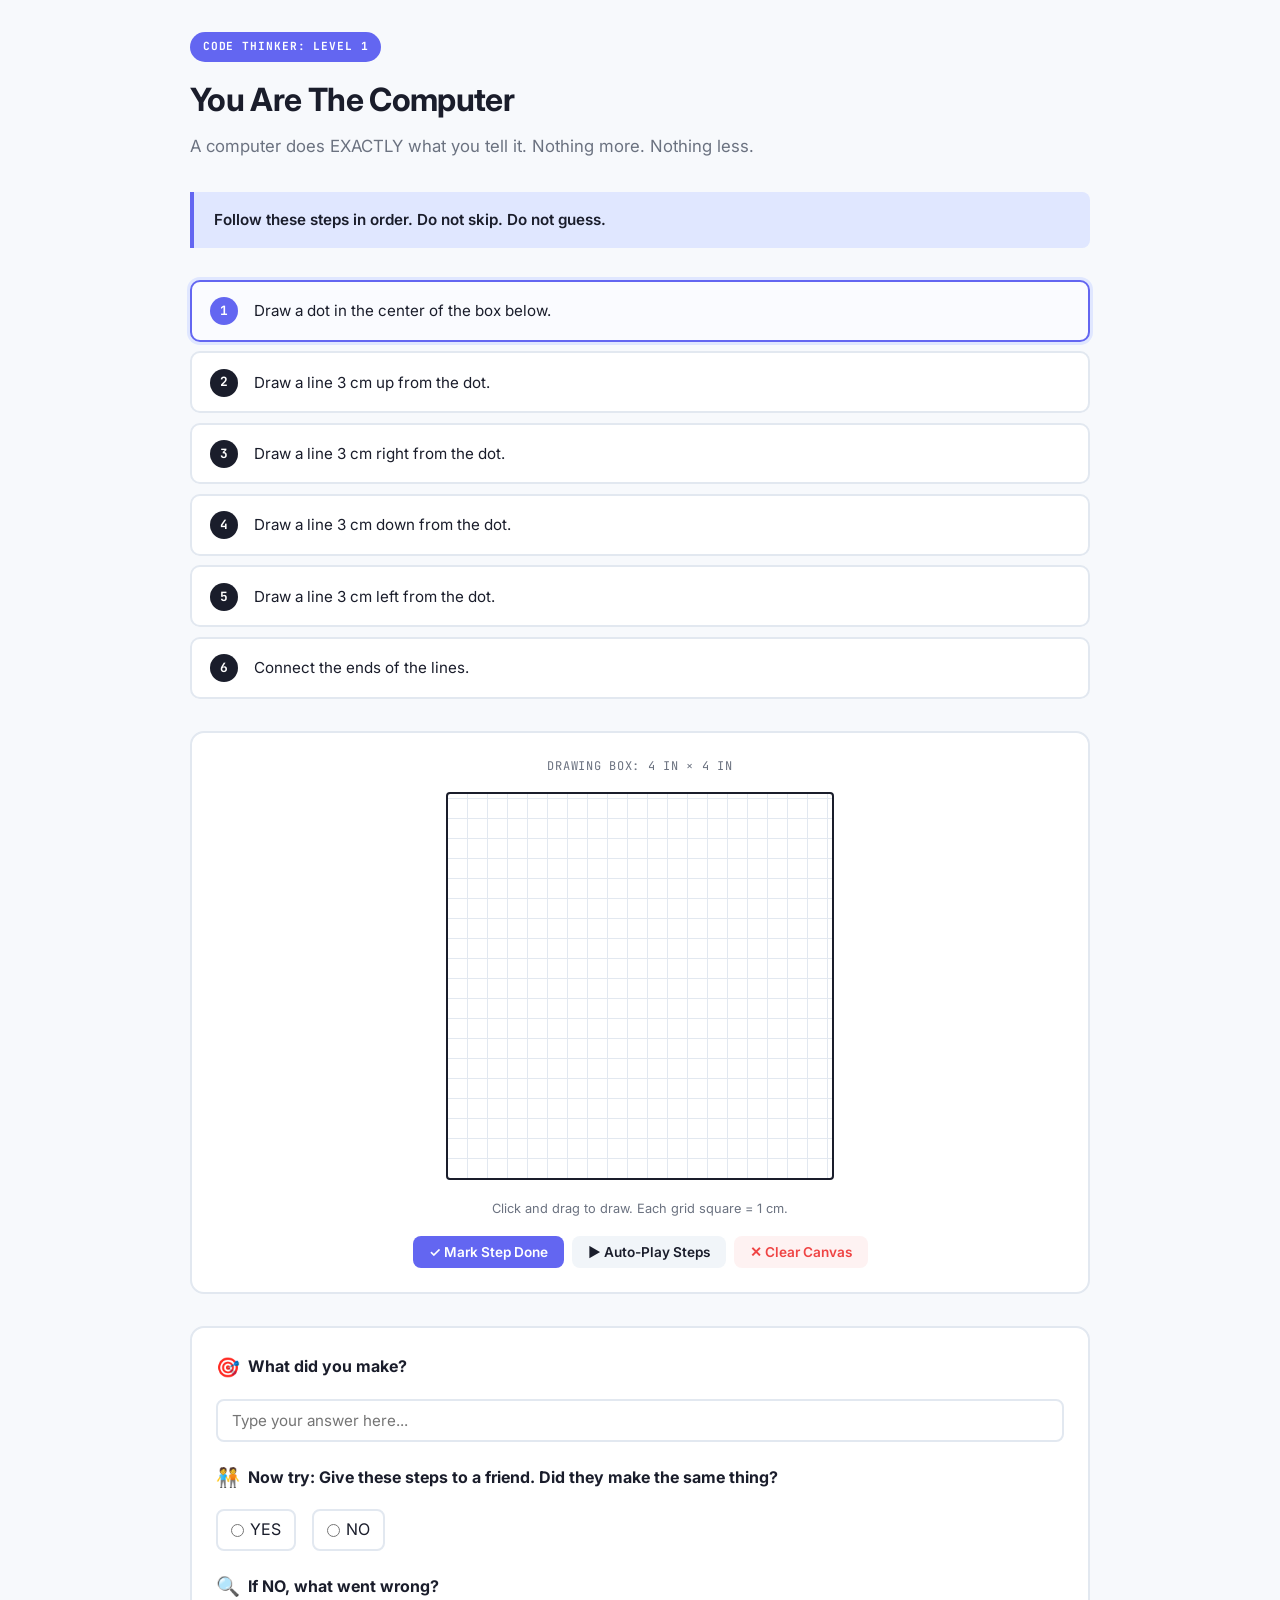
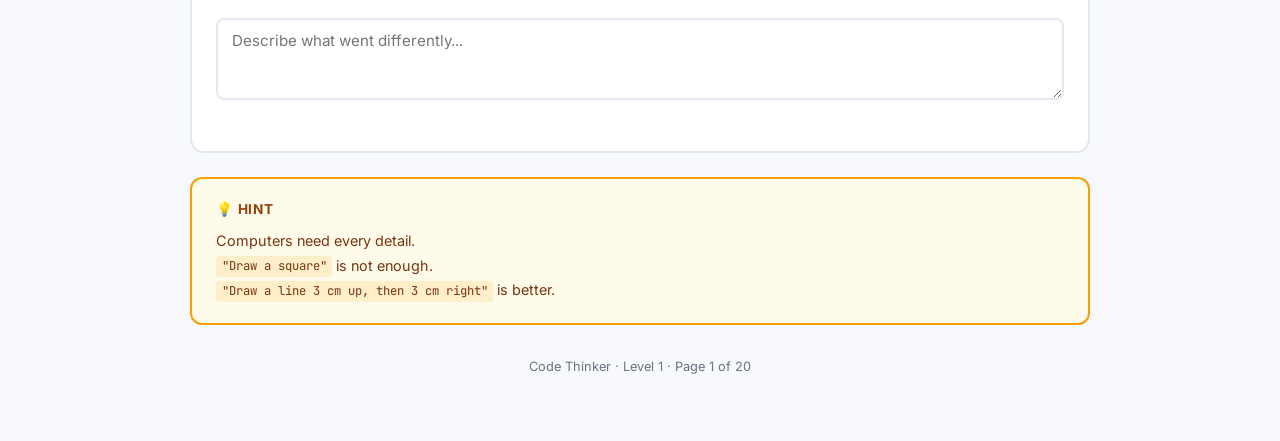
<file: page1.html>
<!DOCTYPE html>
<html lang="en">
<head>
  <meta charset="UTF-8">
  <meta name="viewport" content="width=device-width, initial-scale=1.0">
  <title>Code Thinker: Level 1 — You Are The Computer</title>
  <style>
    @import url('https://fonts.googleapis.com/css2?family=JetBrains+Mono:wght@400;600;700&family=Inter:wght@400;500;600;700&display=swap');

    * {
      margin: 0;
      padding: 0;
      box-sizing: border-box;
    }

    :root {
      --bg: #f7f9fc;
      --card: #ffffff;
      --text: #1a1d2b;
      --muted: #6b7280;
      --accent: #6366f1;
      --accent-light: #e0e7ff;
      --accent-dark: #4f46e5;
      --success: #10b981;
      --danger: #ef4444;
      --border: #e2e8f0;
      --grid: #e2e8f0;
    }

    body {
      font-family: 'Inter', sans-serif;
      background: var(--bg);
      color: var(--text);
      min-height: 100vh;
      padding: 2rem 1rem;
      line-height: 1.6;
    }

    .container {
      max-width: 900px;
      margin: 0 auto;
    }

    /* Header */
    .badge {
      display: inline-block;
      background: var(--accent);
      color: #fff;
      font-family: 'JetBrains Mono', monospace;
      font-size: 0.7rem;
      font-weight: 700;
      text-transform: uppercase;
      letter-spacing: 0.08em;
      padding: 0.35rem 0.8rem;
      border-radius: 999px;
      margin-bottom: 0.75rem;
    }

    h1 {
      font-size: 2rem;
      font-weight: 700;
      margin-bottom: 0.5rem;
      letter-spacing: -0.02em;
    }

    .subtitle {
      color: var(--muted);
      font-size: 1.05rem;
      margin-bottom: 2rem;
    }

    /* Alert Box */
    .alert {
      background: var(--accent-light);
      border-left: 4px solid var(--accent);
      padding: 1rem 1.25rem;
      border-radius: 0 8px 8px 0;
      margin-bottom: 2rem;
      font-weight: 600;
      font-size: 0.95rem;
    }

    /* Steps */
    .steps {
      display: flex;
      flex-direction: column;
      gap: 0.6rem;
      margin-bottom: 2rem;
    }

    .step {
      display: flex;
      align-items: flex-start;
      gap: 1rem;
      padding: 0.9rem 1.1rem;
      background: var(--card);
      border: 2px solid var(--border);
      border-radius: 10px;
      cursor: pointer;
      transition: all 0.2s ease;
    }

    .step:hover {
      border-color: #cbd5e1;
    }

    .step.active {
      border-color: var(--accent);
      background: #fafbff;
      box-shadow: 0 0 0 3px var(--accent-light);
    }

    .step.completed {
      border-color: var(--success);
      background: #f0fdf4;
    }

    .step-num {
      flex-shrink: 0;
      width: 28px;
      height: 28px;
      display: flex;
      align-items: center;
      justify-content: center;
      background: var(--text);
      color: #fff;
      font-family: 'JetBrains Mono', monospace;
      font-size: 0.8rem;
      font-weight: 700;
      border-radius: 50%;
      margin-top: 1px;
    }

    .step.active .step-num {
      background: var(--accent);
    }

    .step.completed .step-num {
      background: var(--success);
    }

    .step-text {
      font-size: 0.95rem;
      padding-top: 3px;
    }

    /* Canvas Area */
    .canvas-section {
      background: var(--card);
      border: 2px solid var(--border);
      border-radius: 14px;
      padding: 1.5rem;
      margin-bottom: 2rem;
      text-align: center;
    }

    .canvas-label {
      font-family: 'JetBrains Mono', monospace;
      font-size: 0.75rem;
      color: var(--muted);
      text-transform: uppercase;
      letter-spacing: 0.06em;
      margin-bottom: 1rem;
    }

    .canvas-wrap {
      position: relative;
      display: inline-block;
      border: 2px solid #1a1d2b;
      border-radius: 4px;
      background: repeating-linear-gradient(
        0deg,
        transparent,
        transparent 19px,
        var(--grid) 19px,
        var(--grid) 20px
      ),
      repeating-linear-gradient(
        90deg,
        transparent,
        transparent 19px,
        var(--grid) 19px,
        var(--grid) 20px
      );
      background-color: #fff;
    }

    canvas {
      display: block;
      cursor: crosshair;
      touch-action: none;
    }

    .canvas-hint {
      margin-top: 0.75rem;
      font-size: 0.8rem;
      color: var(--muted);
    }

    /* Toolbar */
    .toolbar {
      display: flex;
      flex-wrap: wrap;
      gap: 0.5rem;
      justify-content: center;
      margin-top: 1rem;
    }

    .btn {
      font-family: 'Inter', sans-serif;
      font-size: 0.85rem;
      font-weight: 600;
      padding: 0.5rem 1rem;
      border: none;
      border-radius: 8px;
      cursor: pointer;
      transition: all 0.15s ease;
    }

    .btn-primary {
      background: var(--accent);
      color: #fff;
    }

    .btn-primary:hover {
      background: var(--accent-dark);
    }

    .btn-secondary {
      background: #f1f5f9;
      color: var(--text);
    }

    .btn-secondary:hover {
      background: #e2e8f0;
    }

    .btn-danger {
      background: #fef2f2;
      color: var(--danger);
    }

    .btn-danger:hover {
      background: #fee2e2;
    }

    /* Form Section */
    .form-section {
      background: var(--card);
      border: 2px solid var(--border);
      border-radius: 14px;
      padding: 1.5rem;
      margin-bottom: 1.5rem;
    }

    .form-section h3 {
      font-size: 1rem;
      margin-bottom: 1rem;
      display: flex;
      align-items: center;
      gap: 0.5rem;
    }

    .form-section h3 .icon {
      font-size: 1.2rem;
    }

    .input-row {
      margin-bottom: 1.25rem;
    }

    .input-row label {
      display: block;
      font-size: 0.9rem;
      font-weight: 600;
      margin-bottom: 0.4rem;
    }

    .input-row input[type="text"],
    .input-row textarea {
      width: 100%;
      padding: 0.65rem 0.9rem;
      border: 2px solid var(--border);
      border-radius: 8px;
      font-family: 'Inter', sans-serif;
      font-size: 0.95rem;
      color: var(--text);
      transition: border-color 0.15s ease;
      resize: vertical;
    }

    .input-row input[type="text"]:focus,
    .input-row textarea:focus {
      outline: none;
      border-color: var(--accent);
    }

    .radio-group {
      display: flex;
      gap: 1rem;
      margin-top: 0.4rem;
    }

    .radio-item {
      display: flex;
      align-items: center;
      gap: 0.4rem;
      cursor: pointer;
      padding: 0.4rem 0.8rem;
      border: 2px solid var(--border);
      border-radius: 8px;
      transition: all 0.15s ease;
    }

    .radio-item:hover {
      border-color: #cbd5e1;
    }

    .radio-item.selected {
      border-color: var(--accent);
      background: var(--accent-light);
    }

    .radio-item input {
      cursor: pointer;
    }

    /* Hint Box */
    .hint-box {
      background: #fffbeb;
      border: 2px solid #f59e0b;
      border-radius: 12px;
      padding: 1.25rem 1.5rem;
      margin-top: 1.5rem;
    }

    .hint-box h4 {
      color: #92400e;
      font-size: 0.85rem;
      text-transform: uppercase;
      letter-spacing: 0.06em;
      margin-bottom: 0.5rem;
    }

    .hint-box p {
      color: #78350f;
      font-size: 0.9rem;
      line-height: 1.7;
    }

    .hint-box code {
      font-family: 'JetBrains Mono', monospace;
      background: rgba(245, 158, 11, 0.15);
      padding: 0.15rem 0.35rem;
      border-radius: 4px;
      font-size: 0.85em;
    }

    /* Footer */
    .page-footer {
      text-align: center;
      padding: 2rem 0;
      color: var(--muted);
      font-size: 0.8rem;
    }

    /* Animations */
    @keyframes pulse {
      0%, 100% { box-shadow: 0 0 0 0 rgba(99, 102, 241, 0.4); }
      50% { box-shadow: 0 0 0 6px rgba(99, 102, 241, 0); }
    }

    .step.active {
      animation: pulse 2s infinite;
    }

    /* Responsive */
    @media (max-width: 600px) {
      h1 { font-size: 1.5rem; }
      .canvas-wrap { transform: scale(0.85); transform-origin: top center; }
      .canvas-section { padding: 1rem; }
    }
  </style>
</head>
<body>
  <div class="container">
    <span class="badge">Code Thinker: Level 1</span>
    <h1>You Are The Computer</h1>
    <p class="subtitle">A computer does EXACTLY what you tell it. Nothing more. Nothing less.</p>

    <div class="alert">
      Follow these steps in order. Do not skip. Do not guess.
    </div>

    <!-- Steps -->
    <div class="steps" id="steps">
      <div class="step active" data-step="0" onclick="setStep(0)">
        <span class="step-num">1</span>
        <span class="step-text">Draw a dot in the center of the box below.</span>
      </div>
      <div class="step" data-step="1" onclick="setStep(1)">
        <span class="step-num">2</span>
        <span class="step-text">Draw a line 3 cm up from the dot.</span>
      </div>
      <div class="step" data-step="2" onclick="setStep(2)">
        <span class="step-num">3</span>
        <span class="step-text">Draw a line 3 cm right from the dot.</span>
      </div>
      <div class="step" data-step="3" onclick="setStep(3)">
        <span class="step-num">4</span>
        <span class="step-text">Draw a line 3 cm down from the dot.</span>
      </div>
      <div class="step" data-step="4" onclick="setStep(4)">
        <span class="step-num">5</span>
        <span class="step-text">Draw a line 3 cm left from the dot.</span>
      </div>
      <div class="step" data-step="5" onclick="setStep(5)">
        <span class="step-num">6</span>
        <span class="step-text">Connect the ends of the lines.</span>
      </div>
    </div>

    <!-- Canvas -->
    <div class="canvas-section">
      <div class="canvas-label">Drawing Box: 4 in × 4 in</div>
      <div class="canvas-wrap">
        <canvas id="drawCanvas" width="384" height="384"></canvas>
      </div>
      <div class="canvas-hint">Click and drag to draw. Each grid square = 1 cm.</div>
      <div class="toolbar">
        <button class="btn btn-primary" onclick="markStepDone()">✓ Mark Step Done</button>
        <button class="btn btn-secondary" onclick="autoDraw()">▶ Auto-Play Steps</button>
        <button class="btn btn-danger" onclick="clearCanvas()">✕ Clear Canvas</button>
      </div>
    </div>

    <!-- Questions -->
    <div class="form-section">
      <h3><span class="icon">🎯</span> What did you make?</h3>
      <div class="input-row">
        <input type="text" id="answer1" placeholder="Type your answer here...">
      </div>

      <h3><span class="icon">🧑‍🤝‍🧑</span> Now try: Give these steps to a friend. Did they make the same thing?</h3>
      <div class="radio-group">
        <label class="radio-item" onclick="selectRadio(this)">
          <input type="radio" name="same" value="yes">
          <span>YES</span>
        </label>
        <label class="radio-item" onclick="selectRadio(this)">
          <input type="radio" name="same" value="no">
          <span>NO</span>
        </label>
      </div>

      <h3 style="margin-top:1.25rem;"><span class="icon">🔍</span> If NO, what went wrong?</h3>
      <div class="input-row">
        <textarea id="answer2" rows="3" placeholder="Describe what went differently..."></textarea>
      </div>
    </div>

    <!-- Hint -->
    <div class="hint-box">
      <h4>💡 Hint</h4>
      <p>
        Computers need every detail.<br>
        <code>"Draw a square"</code> is not enough.<br>
        <code>"Draw a line 3 cm up, then 3 cm right"</code> is better.
      </p>
    </div>

    <div class="page-footer">
      Code Thinker · Level 1 · Page 1 of 20
    </div>
  </div>

  <script>
    const canvas = document.getElementById('drawCanvas');
    const ctx = canvas.getContext('2d');
    let currentStep = 0;
    let isDrawing = false;
    let lastX = 0;
    let lastY = 0;
    const steps = document.querySelectorAll('.step');

    // 1 cm = ~38px on 384px canvas (10cm x 10cm)
    const CM = 38.4;
    const CENTER = { x: 192, y: 192 };

    function setStep(n) {
      currentStep = n;
      steps.forEach((s, i) => {
        s.classList.remove('active');
        if (i === n) s.classList.add('active');
      });
    }

    function markStepDone() {
      steps[currentStep].classList.add('completed');
      if (currentStep < steps.length - 1) {
        setStep(currentStep + 1);
      }
    }

    function selectRadio(el) {
      document.querySelectorAll('.radio-item').forEach(r => r.classList.remove('selected'));
      el.classList.add('selected');
      el.querySelector('input').checked = true;
    }

    // Drawing
    function getPos(e) {
      const rect = canvas.getBoundingClientRect();
      const clientX = e.touches ? e.touches[0].clientX : e.clientX;
      const clientY = e.touches ? e.touches[0].clientY : e.clientY;
      return {
        x: (clientX - rect.left) * (canvas.width / rect.width),
        y: (clientY - rect.top) * (canvas.height / rect.height)
      };
    }

    canvas.addEventListener('mousedown', e => { isDrawing = true; const p = getPos(e); lastX = p.x; lastY = p.y; });
    canvas.addEventListener('touchstart', e => { e.preventDefault(); isDrawing = true; const p = getPos(e); lastX = p.x; lastY = p.y; }, { passive: false });

    canvas.addEventListener('mousemove', e => {
      if (!isDrawing) return;
      const p = getPos(e);
      ctx.beginPath();
      ctx.moveTo(lastX, lastY);
      ctx.lineTo(p.x, p.y);
      ctx.strokeStyle = '#1a1d2b';
      ctx.lineWidth = 2.5;
      ctx.lineCap = 'round';
      ctx.stroke();
      lastX = p.x;
      lastY = p.y;
    });
    canvas.addEventListener('touchmove', e => {
      e.preventDefault();
      if (!isDrawing) return;
      const p = getPos(e);
      ctx.beginPath();
      ctx.moveTo(lastX, lastY);
      ctx.lineTo(p.x, p.y);
      ctx.strokeStyle = '#1a1d2b';
      ctx.lineWidth = 2.5;
      ctx.lineCap = 'round';
      ctx.stroke();
      lastX = p.x;
      lastY = p.y;
    }, { passive: false });

    window.addEventListener('mouseup', () => isDrawing = false);
    window.addEventListener('touchend', () => isDrawing = false);

    function clearCanvas() {
      ctx.clearRect(0, 0, canvas.width, canvas.height);
      steps.forEach(s => s.classList.remove('completed'));
      setStep(0);
    }

    function autoDraw() {
      clearCanvas();
      let s = 0;
      const draw = () => {
        if (s >= 6) return;
        setStep(s);
        ctx.strokeStyle = '#6366f1';
        ctx.lineWidth = 3;
        ctx.lineCap = 'round';
        ctx.beginPath();

        if (s === 0) {
          ctx.arc(CENTER.x, CENTER.y, 4, 0, Math.PI * 2);
          ctx.fillStyle = '#6366f1';
          ctx.fill();
        } else if (s === 1) {
          ctx.moveTo(CENTER.x, CENTER.y);
          ctx.lineTo(CENTER.x, CENTER.y - CM * 3);
        } else if (s === 2) {
          ctx.moveTo(CENTER.x, CENTER.y);
          ctx.lineTo(CENTER.x + CM * 3, CENTER.y);
        } else if (s === 3) {
          ctx.moveTo(CENTER.x, CENTER.y);
          ctx.lineTo(CENTER.x, CENTER.y + CM * 3);
        } else if (s === 4) {
          ctx.moveTo(CENTER.x, CENTER.y);
          ctx.lineTo(CENTER.x - CM * 3, CENTER.y);
        } else if (s === 5) {
          ctx.moveTo(CENTER.x, CENTER.y - CM * 3);
          ctx.lineTo(CENTER.x + CM * 3, CENTER.y - CM * 3);
          ctx.lineTo(CENTER.x + CM * 3, CENTER.y + CM * 3);
          ctx.lineTo(CENTER.x - CM * 3, CENTER.y + CM * 3);
          ctx.lineTo(CENTER.x - CM * 3, CENTER.y - CM * 3);
        }
        ctx.stroke();
        steps[s].classList.add('completed');
        s++;
        setTimeout(draw, 600);
      };
      draw();
    }
  </script>
</body>
</html>
</file>
<file: styles.css>
/* ==================== CSS VARIABLES ==================== */
:root {
  --bg: #f7f9fc;
  --card: #ffffff;
  --text: #1a1d2b;
  --muted: #6b7280;
  --accent: #6366f1;
  --accent-light: #e0e7ff;
  --accent-dark: #4f46e5;
  --success: #10b981;
  --danger: #ef4444;
  --border: #e2e8f0;
  --grid: #e2e8f0;
  --sidebar-bg: #ffffff;
  --sidebar-width: 260px;
  --shadow: 0 1px 3px rgba(0,0,0,0.06);
}

/* ==================== RESET & BASE ==================== */
* {
  margin: 0;
  padding: 0;
  box-sizing: border-box;
}

html, body {
  height: 100%;
}

body {
  font-family: 'Inter', sans-serif;
  background: var(--bg);
  color: var(--text);
  line-height: 1.6;
  display: flex;
}

/* ==================== SIDEBAR ==================== */
.sidebar {
  width: var(--sidebar-width);
  height: 100vh;
  background: var(--sidebar-bg);
  border-right: 1px solid var(--border);
  display: flex;
  flex-direction: column;
  position: fixed;
  left: 0;
  top: 0;
  z-index: 100;
  transition: transform 0.3s ease;
}

.sidebar.collapsed {
  transform: translateX(-100%);
}

.sidebar-brand {
  padding: 1.5rem;
  border-bottom: 1px solid var(--border);
  display: flex;
  align-items: center;
  gap: 0.6rem;
}

.brand-icon {
  font-size: 1.4rem;
  color: var(--accent);
}

.brand-text {
  font-weight: 700;
  font-size: 1.1rem;
  letter-spacing: -0.02em;
}

.sidebar-pages {
  flex: 1;
  overflow-y: auto;
  padding: 0.75rem;
  display: flex;
  flex-direction: column;
  gap: 0.3rem;
}

.sidebar-pages::-webkit-scrollbar {
  width: 4px;
}

.sidebar-pages::-webkit-scrollbar-thumb {
  background: #cbd5e1;
  border-radius: 4px;
}

.nav-btn {
  display: flex;
  align-items: center;
  gap: 0.7rem;
  padding: 0.6rem 0.8rem;
  border: none;
  border-radius: 8px;
  background: transparent;
  color: var(--muted);
  font-family: 'Inter', sans-serif;
  font-size: 0.85rem;
  cursor: pointer;
  transition: all 0.15s ease;
  text-align: left;
  width: 100%;
}

.nav-btn:hover {
  background: var(--bg);
  color: var(--text);
}

.nav-btn.active {
  background: var(--accent-light);
  color: var(--accent-dark);
  font-weight: 600;
}

.nav-num {
  font-family: 'JetBrains Mono', monospace;
  font-size: 0.75rem;
  opacity: 0.7;
  min-width: 22px;
}

.nav-label {
  white-space: nowrap;
  overflow: hidden;
  text-overflow: ellipsis;
}

.sidebar-toggle {
  display: none;
  position: fixed;
  top: 1rem;
  left: 1rem;
  z-index: 101;
  background: var(--card);
  border: 1px solid var(--border);
  border-radius: 8px;
  padding: 0.5rem 0.75rem;
  font-size: 1.2rem;
  cursor: pointer;
  box-shadow: var(--shadow);
}

/* ==================== MAIN ==================== */
.main {
  flex: 1;
  margin-left: var(--sidebar-width);
  min-height: 100vh;
  padding: 2rem;
  max-width: 900px;
}

/* ==================== PROGRESS BAR ==================== */
.top-bar {
  display: flex;
  align-items: center;
  gap: 1rem;
  margin-bottom: 2rem;
}

.progress-track {
  flex: 1;
  height: 6px;
  background: var(--border);
  border-radius: 999px;
  overflow: hidden;
}

.progress-fill {
  height: 100%;
  background: linear-gradient(90deg, var(--accent), var(--accent-dark));
  border-radius: 999px;
  transition: width 0.4s ease;
}

.progress-text {
  font-family: 'JetBrains Mono', monospace;
  font-size: 0.75rem;
  color: var(--muted);
  white-space: nowrap;
}

/* ==================== PAGE SECTIONS ==================== */
.page {
  display: none;
  animation: fadeIn 0.35s ease;
}

.page.active {
  display: block;
}

@keyframes fadeIn {
  from { opacity: 0; transform: translateY(8px); }
  to { opacity: 1; transform: translateY(0); }
}

/* ==================== SHARED COMPONENTS ==================== */
.badge {
  display: inline-block;
  background: var(--accent);
  color: #fff;
  font-family: 'JetBrains Mono', monospace;
  font-size: 0.7rem;
  font-weight: 700;
  text-transform: uppercase;
  letter-spacing: 0.08em;
  padding: 0.35rem 0.8rem;
  border-radius: 999px;
  margin-bottom: 0.75rem;
}

h1 {
  font-size: 2rem;
  font-weight: 700;
  margin-bottom: 0.5rem;
  letter-spacing: -0.02em;
}

.subtitle {
  color: var(--muted);
  font-size: 1.05rem;
  margin-bottom: 2rem;
}

.alert {
  background: var(--accent-light);
  border-left: 4px solid var(--accent);
  padding: 1rem 1.25rem;
  border-radius: 0 8px 8px 0;
  margin-bottom: 2rem;
  font-weight: 600;
  font-size: 0.95rem;
}

/* Steps */
.steps {
  display: flex;
  flex-direction: column;
  gap: 0.6rem;
  margin-bottom: 2rem;
}

.step {
  display: flex;
  align-items: flex-start;
  gap: 1rem;
  padding: 0.9rem 1.1rem;
  background: var(--card);
  border: 2px solid var(--border);
  border-radius: 10px;
  cursor: pointer;
  transition: all 0.2s ease;
}

.step:hover {
  border-color: #cbd5e1;
}

.step.active {
  border-color: var(--accent);
  background: #fafbff;
  box-shadow: 0 0 0 3px var(--accent-light);
  animation: pulse 2.5s infinite;
}

.step.completed {
  border-color: var(--success);
  background: #f0fdf4;
}

.step-num {
  flex-shrink: 0;
  width: 28px;
  height: 28px;
  display: flex;
  align-items: center;
  justify-content: center;
  background: var(--text);
  color: #fff;
  font-family: 'JetBrains Mono', monospace;
  font-size: 0.8rem;
  font-weight: 700;
  border-radius: 50%;
  margin-top: 1px;
}

.step.active .step-num {
  background: var(--accent);
}

.step.completed .step-num {
  background: var(--success);
}

.step-text {
  font-size: 0.95rem;
  padding-top: 3px;
}

@keyframes pulse {
  0%, 100% { box-shadow: 0 0 0 0 rgba(99, 102, 241, 0.35); }
  50% { box-shadow: 0 0 0 5px rgba(99, 102, 241, 0); }
}

/* Canvas */
.canvas-section {
  background: var(--card);
  border: 2px solid var(--border);
  border-radius: 14px;
  padding: 1.5rem;
  margin-bottom: 2rem;
  text-align: center;
}

.canvas-label {
  font-family: 'JetBrains Mono', monospace;
  font-size: 0.75rem;
  color: var(--muted);
  text-transform: uppercase;
  letter-spacing: 0.06em;
  margin-bottom: 1rem;
}

.canvas-wrap {
  position: relative;
  display: inline-block;
  border: 2px solid #1a1d2b;
  border-radius: 4px;
  background:
    repeating-linear-gradient(0deg, transparent, transparent 19px, var(--grid) 19px, var(--grid) 20px),
    repeating-linear-gradient(90deg, transparent, transparent 19px, var(--grid) 19px, var(--grid) 20px);
  background-color: #fff;
}

canvas {
  display: block;
  cursor: crosshair;
  touch-action: none;
}

.canvas-hint {
  margin-top: 0.75rem;
  font-size: 0.8rem;
  color: var(--muted);
}

/* Toolbar */
.toolbar {
  display: flex;
  flex-wrap: wrap;
  gap: 0.5rem;
  justify-content: center;
  margin-top: 1rem;
}

.btn {
  font-family: 'Inter', sans-serif;
  font-size: 0.85rem;
  font-weight: 600;
  padding: 0.5rem 1rem;
  border: none;
  border-radius: 8px;
  cursor: pointer;
  transition: all 0.15s ease;
}

.btn-primary {
  background: var(--accent);
  color: #fff;
}

.btn-primary:hover {
  background: var(--accent-dark);
}

.btn-secondary {
  background: #f1f5f9;
  color: var(--text);
}

.btn-secondary:hover {
  background: #e2e8f0;
}

.btn-danger {
  background: #fef2f2;
  color: var(--danger);
}

.btn-danger:hover {
  background: #fee2e2;
}

/* Form Section */
.form-section {
  background: var(--card);
  border: 2px solid var(--border);
  border-radius: 14px;
  padding: 1.5rem;
  margin-bottom: 1.5rem;
}

.form-section h3 {
  font-size: 1rem;
  margin-bottom: 1rem;
  display: flex;
  align-items: center;
  gap: 0.5rem;
}

.icon {
  font-size: 1.2rem;
}

.input-row {
  margin-bottom: 1.25rem;
}

.input-row label {
  display: block;
  font-size: 0.9rem;
  font-weight: 600;
  margin-bottom: 0.4rem;
}

.input-row input[type="text"],
.input-row textarea {
  width: 100%;
  padding: 0.65rem 0.9rem;
  border: 2px solid var(--border);
  border-radius: 8px;
  font-family: 'Inter', sans-serif;
  font-size: 0.95rem;
  color: var(--text);
  transition: border-color 0.15s ease;
  resize: vertical;
}

.input-row input[type="text"]:focus,
.input-row textarea:focus {
  outline: none;
  border-color: var(--accent);
}

.radio-group {
  display: flex;
  gap: 1rem;
  margin-top: 0.4rem;
}

.radio-item {
  display: flex;
  align-items: center;
  gap: 0.4rem;
  cursor: pointer;
  padding: 0.4rem 0.8rem;
  border: 2px solid var(--border);
  border-radius: 8px;
  transition: all 0.15s ease;
}

.radio-item:hover {
  border-color: #cbd5e1;
}

.radio-item.selected {
  border-color: var(--accent);
  background: var(--accent-light);
}

.radio-item input {
  cursor: pointer;
}

/* Hint Box */
.hint-box {
  background: #fffbeb;
  border: 2px solid #f59e0b;
  border-radius: 12px;
  padding: 1.25rem 1.5rem;
  margin-bottom: 2rem;
}

.hint-box h4 {
  color: #92400e;
  font-size: 0.85rem;
  text-transform: uppercase;
  letter-spacing: 0.06em;
  margin-bottom: 0.5rem;
}

.hint-box p {
  color: #78350f;
  font-size: 0.9rem;
  line-height: 1.7;
}

.hint-box code {
  font-family: 'JetBrains Mono', monospace;
  background: rgba(245, 158, 11, 0.15);
  padding: 0.15rem 0.35rem;
  border-radius: 4px;
  font-size: 0.85em;
}

/* Page Navigation */
.page-nav {
  display: flex;
  justify-content: space-between;
  align-items: center;
  padding: 1rem 0 2rem;
}

/* Footer */
.page-footer {
  text-align: center;
  padding: 2rem 0;
  color: var(--muted);
  font-size: 0.8rem;
}

/* ==================== PAGE 2: ORDER MATTERS ==================== */
.recipe-grid {
  display: grid;
  grid-template-columns: 1fr 1fr;
  gap: 1.25rem;
  margin-bottom: 2rem;
}

.recipe-card {
  background: var(--card);
  border: 2px solid var(--border);
  border-radius: 14px;
  padding: 1.25rem;
  position: relative;
  overflow: hidden;
}

.recipe-card.success {
  border-color: var(--success);
  background: #f0fdf4;
}

.recipe-card.fail {
  border-color: var(--danger);
  background: #fef2f2;
}

.recipe-header {
  display: flex;
  align-items: center;
  gap: 0.6rem;
  margin-bottom: 0.75rem;
}

.recipe-badge {
  width: 28px;
  height: 28px;
  display: flex;
  align-items: center;
  justify-content: center;
  border-radius: 50%;
  font-weight: 700;
  font-size: 0.85rem;
  color: #fff;
  flex-shrink: 0;
}

.recipe-badge.ok {
  background: var(--success);
}

.recipe-badge.bad {
  background: var(--danger);
}

.recipe-header h3 {
  font-size: 1rem;
  font-weight: 700;
}

.recipe-header h3 small {
  font-weight: 400;
  color: var(--muted);
  font-size: 0.8rem;
}

.recipe-steps {
  padding-left: 1.25rem;
  margin-bottom: 1rem;
}

.recipe-steps li {
  font-size: 0.9rem;
  margin-bottom: 0.35rem;
  color: var(--text);
}

.recipe-result {
  display: flex;
  align-items: center;
  gap: 0.5rem;
  padding-top: 0.75rem;
  border-top: 1px dashed var(--border);
}

.result-emoji {
  font-size: 1.5rem;
}

.result-label {
  font-weight: 600;
  font-size: 0.9rem;
}

/* Activity Box */
.activity-box {
  background: var(--card);
  border: 2px solid var(--border);
  border-radius: 14px;
  padding: 1.5rem;
  margin-bottom: 1.5rem;
}

.activity-box h3 {
  font-size: 1.1rem;
  margin-bottom: 0.5rem;
  display: flex;
  align-items: center;
  gap: 0.5rem;
}

.activity-desc {
  color: var(--muted);
  font-size: 0.95rem;
  margin-bottom: 1.25rem;
}

/* Order List */
.order-list {
  display: flex;
  flex-direction: column;
  gap: 0.6rem;
  margin-bottom: 1rem;
}

.order-item {
  display: flex;
  align-items: center;
  gap: 1rem;
  padding: 0.85rem 1.1rem;
  background: var(--bg);
  border: 2px solid var(--border);
  border-radius: 10px;
  cursor: pointer;
  transition: all 0.2s ease;
  font-family: 'Inter', sans-serif;
  font-size: 0.95rem;
  text-align: left;
  width: 100%;
}

.order-item:hover {
  border-color: var(--accent);
  background: #fafbff;
}

.order-item.selected {
  border-color: var(--accent);
  background: var(--accent-light);
}

.order-item.correct {
  border-color: var(--success);
  background: #f0fdf4;
}

.order-item.wrong {
  border-color: var(--danger);
  background: #fef2f2;
}

.order-num {
  flex-shrink: 0;
  width: 32px;
  height: 32px;
  display: flex;
  align-items: center;
  justify-content: center;
  background: var(--text);
  color: #fff;
  font-family: 'JetBrains Mono', monospace;
  font-size: 0.85rem;
  font-weight: 700;
  border-radius: 50%;
}

.order-item.selected .order-num {
  background: var(--accent);
}

.order-item.correct .order-num {
  background: var(--success);
}

.order-item.wrong .order-num {
  background: var(--danger);
}

.order-feedback {
  min-height: 28px;
  margin-bottom: 0.75rem;
  font-weight: 600;
  font-size: 0.95rem;
  text-align: center;
}

.order-feedback.ok {
  color: var(--success);
}

.order-feedback.bad {
  color: var(--danger);
}

@media (max-width: 768px) {
  .recipe-grid {
    grid-template-columns: 1fr;
  }
}

/* ==================== PAGE 3: DRAW BY NUMBERS ==================== */
.step-inputs {
  display: flex;
  flex-direction: column;
  gap: 0.6rem;
}

.step-input-row {
  display: flex;
  align-items: center;
  gap: 0.75rem;
}

.step-input-num {
  flex-shrink: 0;
  width: 32px;
  height: 32px;
  display: flex;
  align-items: center;
  justify-content: center;
  background: var(--text);
  color: #fff;
  font-family: 'JetBrains Mono', monospace;
  font-size: 0.85rem;
  font-weight: 700;
  border-radius: 50%;
}

.step-input-row input[type="text"] {
  flex: 1;
  padding: 0.6rem 0.9rem;
  border: 2px solid var(--border);
  border-radius: 8px;
  font-family: 'Inter', sans-serif;
  font-size: 0.95rem;
  color: var(--text);
  transition: border-color 0.15s ease;
}

.step-input-row input[type="text"]:focus {
  outline: none;
  border-color: var(--accent);
}

.step-input-row input[type="text"].locked {
  background: #f1f5f9;
  border-color: #cbd5e1;
  color: var(--muted);
  pointer-events: none;
}

.lock-message {
  margin-top: 0.75rem;
  font-size: 0.9rem;
  font-weight: 600;
  color: var(--success);
  min-height: 22px;
}

.dual-canvas-section {
  display: grid;
  grid-template-columns: 1fr auto 1fr;
  gap: 1rem;
  align-items: start;
  margin-bottom: 1.5rem;
}

.canvas-panel {
  background: var(--card);
  border: 2px solid var(--border);
  border-radius: 14px;
  padding: 1.25rem;
  text-align: center;
}

.canvas-divider {
  display: flex;
  align-items: center;
  justify-content: center;
  font-size: 1.5rem;
  padding-top: 4rem;
  color: var(--muted);
}

.canvas-wrap.wide canvas {
  width: 100%;
  max-width: 480px;
  height: auto;
}

@media (max-width: 768px) {
  .dual-canvas-section {
    grid-template-columns: 1fr;
  }
  .canvas-divider {
    padding: 0.5rem 0;
    transform: rotate(90deg);
  }
}

/* ==================== PAGE 4: TRUE OR FALSE ==================== */
.tf-list {
  display: flex;
  flex-direction: column;
  gap: 0.7rem;
}

.tf-item {
  display: flex;
  align-items: center;
  gap: 1rem;
  padding: 0.85rem 1.1rem;
  background: var(--bg);
  border: 2px solid var(--border);
  border-radius: 10px;
  transition: all 0.2s ease;
}

.tf-item.correct-ans {
  border-color: var(--success);
  background: #f0fdf4;
}

.tf-item.wrong-ans {
  border-color: var(--danger);
  background: #fef2f2;
}

.tf-qnum {
  flex-shrink: 0;
  width: 30px;
  height: 30px;
  display: flex;
  align-items: center;
  justify-content: center;
  background: var(--text);
  color: #fff;
  font-family: 'JetBrains Mono', monospace;
  font-size: 0.8rem;
  font-weight: 700;
  border-radius: 50%;
}

.tf-text {
  flex: 1;
  font-size: 0.95rem;
}

.tf-options {
  display: flex;
  gap: 0.4rem;
}

.tf-btn {
  font-family: 'Inter', sans-serif;
  font-size: 0.8rem;
  font-weight: 700;
  padding: 0.4rem 0.9rem;
  border: 2px solid var(--border);
  border-radius: 6px;
  background: #fff;
  cursor: pointer;
  transition: all 0.15s ease;
  text-transform: uppercase;
}

.tf-btn:hover {
  border-color: var(--accent);
  color: var(--accent);
}

.tf-btn.picked {
  background: var(--accent);
  color: #fff;
  border-color: var(--accent);
}

.tf-btn.picked-true {
  background: var(--success);
  color: #fff;
  border-color: var(--success);
}

.tf-btn.picked-false {
  background: var(--danger);
  color: #fff;
  border-color: var(--danger);
}

.reveal-box {
  margin-top: 1rem;
  padding: 1rem 1.25rem;
  background: #fffbeb;
  border: 2px solid #f59e0b;
  border-radius: 10px;
  color: #78350f;
  font-size: 0.95rem;
  line-height: 1.6;
}

/* ==================== PAGE 5: IF THIS, THEN THAT ==================== */
.simulator-box {
  background: #1a1d2b;
  border-radius: 14px;
  padding: 1.5rem;
  margin-bottom: 2rem;
  color: #e2e8f0;
}

.simulator-box h3 {
  color: #fff;
  font-size: 1rem;
  margin-bottom: 1rem;
  display: flex;
  align-items: center;
  gap: 0.5rem;
}

.sim-code {
  font-family: 'JetBrains Mono', monospace;
  font-size: 0.95rem;
  line-height: 1.8;
  margin-bottom: 1.25rem;
}

.sim-code .kw {
  color: #c084fc;
  font-weight: 700;
}

.sim-controls {
  display: flex;
  align-items: center;
  gap: 1rem;
  margin-bottom: 1rem;
}

.sim-label {
  font-size: 0.9rem;
  color: #94a3b8;
}

.sim-toggle {
  font-family: 'Inter', sans-serif;
  font-size: 0.85rem;
  font-weight: 700;
  padding: 0.4rem 1rem;
  border: 2px solid #475569;
  border-radius: 8px;
  background: #334155;
  color: #e2e8f0;
  cursor: pointer;
  transition: all 0.2s ease;
}

.sim-toggle.active {
  background: var(--success);
  border-color: var(--success);
  color: #fff;
}

.sim-result {
  background: #0f172a;
  border-radius: 8px;
  padding: 0.75rem 1rem;
  font-family: 'JetBrains Mono', monospace;
  font-size: 0.95rem;
}

.sim-output {
  color: #34d399;
}

/* Code Examples */
.code-example {
  background: var(--card);
  border: 2px solid var(--border);
  border-radius: 14px;
  overflow: hidden;
  margin-bottom: 1.5rem;
}

.code-header {
  background: #f1f5f9;
  padding: 0.6rem 1rem;
  font-size: 0.8rem;
  font-weight: 600;
  color: var(--muted);
  text-transform: uppercase;
  letter-spacing: 0.05em;
}

.code-block {
  padding: 1rem 1.25rem;
  font-family: 'JetBrains Mono', monospace;
  font-size: 0.9rem;
  line-height: 1.8;
  margin: 0;
  background: var(--card);
  color: var(--text);
}

.code-block .kw {
  color: var(--accent);
  font-weight: 700;
}

/* Code Form */
.code-form .code-exercise {
  background: #f8fafc;
  border: 2px solid var(--border);
  border-radius: 10px;
  padding: 1rem 1.25rem;
  margin-bottom: 1rem;
  font-family: 'JetBrains Mono', monospace;
  font-size: 0.9rem;
  line-height: 2;
}

.code-form .code-exercise.big {
  padding: 1.25rem;
}

.code-line {
  display: flex;
  align-items: center;
  flex-wrap: wrap;
  gap: 0.4rem;
}

.code-line.indent {
  padding-left: 1.5rem;
}

.code-input {
  font-family: 'JetBrains Mono', monospace;
  font-size: 0.85rem;
  padding: 0.3rem 0.6rem;
  border: 2px solid #cbd5e1;
  border-radius: 6px;
  background: #fff;
  color: var(--text);
  min-width: 180px;
  transition: border-color 0.15s ease;
}

.code-input:focus {
  outline: none;
  border-color: var(--accent);
}

.code-input.wide {
  min-width: 280px;
  flex: 1;
}

.challenge-box {
  background: linear-gradient(135deg, #fafbff 0%, #f0fdf4 100%);
  border-color: var(--success);
}

.code-example.flat {
  border: none;
  margin-bottom: 0.75rem;
}

.code-example.flat .code-block {
  background: transparent;
  padding: 0.5rem 0;
}

/* ==================== PAGE 6: YES/NO MAZE ==================== */
.maze-container {
  display: flex;
  flex-direction: column;
  align-items: center;
  gap: 0.5rem;
  margin-bottom: 2rem;
}

.maze-node {
  display: flex;
  flex-direction: column;
  align-items: center;
  gap: 0.25rem;
}

.maze-star {
  font-size: 2.5rem;
  color: #f59e0b;
  animation: starPulse 2s infinite;
}

@keyframes starPulse {
  0%, 100% { transform: scale(1); }
  50% { transform: scale(1.15); }
}

.maze-label {
  font-family: 'JetBrains Mono', monospace;
  font-size: 0.75rem;
  font-weight: 700;
  color: var(--muted);
  text-transform: uppercase;
  letter-spacing: 0.08em;
}

.maze-path {
  width: 3px;
  height: 24px;
  background: var(--border);
  border-radius: 2px;
  transition: background 0.4s ease, height 0.4s ease;
}

.maze-path.active {
  background: var(--accent);
}

.maze-question {
  display: none;
  animation: fadeIn 0.4s ease;
}

.maze-question.visible {
  display: block;
}

.maze-qcard {
  background: var(--card);
  border: 2px solid var(--border);
  border-radius: 14px;
  padding: 1.25rem 1.5rem;
  text-align: center;
  min-width: 220px;
  box-shadow: var(--shadow);
}

.maze-qcard.answered {
  border-color: var(--accent);
  background: var(--accent-light);
}

.maze-qtext {
  display: block;
  font-weight: 600;
  font-size: 1rem;
  margin-bottom: 0.75rem;
}

.maze-buttons {
  display: flex;
  gap: 0.6rem;
  justify-content: center;
}

.maze-btn {
  font-family: 'Inter', sans-serif;
  font-size: 0.85rem;
  font-weight: 700;
  padding: 0.5rem 1.2rem;
  border: 2px solid var(--border);
  border-radius: 8px;
  background: #fff;
  cursor: pointer;
  transition: all 0.15s ease;
  text-transform: uppercase;
}

.maze-btn:hover {
  transform: translateY(-1px);
}

.maze-btn.yes:hover, .maze-btn.yes.picked {
  background: var(--success);
  border-color: var(--success);
  color: #fff;
}

.maze-btn.no:hover, .maze-btn.no.picked {
  background: var(--danger);
  border-color: var(--danger);
  color: #fff;
}

.maze-result {
  display: none;
  animation: popIn 0.5s ease;
}

.maze-result.visible {
  display: block;
}

@keyframes popIn {
  0% { opacity: 0; transform: scale(0.5); }
  60% { transform: scale(1.1); }
  100% { opacity: 1; transform: scale(1); }
}

.animal-card {
  display: flex;
  flex-direction: column;
  align-items: center;
  gap: 0.5rem;
  background: linear-gradient(135deg, #fafbff 0%, #fffbeb 100%);
  border: 3px solid #f59e0b;
  border-radius: 18px;
  padding: 1.5rem 2.5rem;
}

.animal-emoji {
  font-size: 3.5rem;
}

.animal-name {
  font-family: 'JetBrains Mono', monospace;
  font-size: 1.1rem;
  font-weight: 700;
  color: var(--text);
  text-transform: uppercase;
  letter-spacing: 0.05em;
}

.maze-retry {
  margin-top: 0.5rem;
}

/* ==================== PAGE 7: DECISION TREE ==================== */
.tree-box {
  background: var(--card);
  border: 2px solid var(--border);
  border-radius: 14px;
  padding: 1.5rem;
  margin-bottom: 1.5rem;
}

.tree-box h3 {
  font-size: 1.05rem;
  margin-bottom: 1.25rem;
  display: flex;
  align-items: center;
  gap: 0.5rem;
}

.tree-level {
  display: flex;
  justify-content: center;
  margin-bottom: 0.75rem;
}

.tree-card {
  background: #f8fafc;
  border: 2px solid var(--border);
  border-radius: 12px;
  padding: 1rem 1.5rem;
  text-align: center;
  min-width: 260px;
  transition: all 0.3s ease;
}

.tree-card.active {
  border-color: var(--accent);
  background: var(--accent-light);
  box-shadow: 0 0 0 3px rgba(99,102,241,0.15);
}

.tree-card.root {
  background: var(--text);
  border-color: var(--text);
  color: #fff;
}

.tree-card.root.active {
  background: var(--accent);
  border-color: var(--accent);
}

.tree-label {
  display: block;
  font-family: 'JetBrains Mono', monospace;
  font-size: 0.7rem;
  font-weight: 700;
  text-transform: uppercase;
  letter-spacing: 0.08em;
  opacity: 0.6;
  margin-bottom: 0.35rem;
}

.tree-q {
  display: block;
  font-weight: 600;
  font-size: 0.95rem;
  margin-bottom: 0.75rem;
}

.tree-buttons {
  display: flex;
  gap: 0.6rem;
  justify-content: center;
}

.tree-btn {
  font-family: 'Inter', sans-serif;
  font-size: 0.8rem;
  font-weight: 700;
  padding: 0.45rem 1rem;
  border: 2px solid var(--border);
  border-radius: 8px;
  background: #fff;
  cursor: pointer;
  transition: all 0.15s ease;
}

.tree-btn:hover {
  transform: translateY(-1px);
}

.tree-btn.yes:hover, .tree-btn.yes.picked {
  background: var(--success);
  border-color: var(--success);
  color: #fff;
}

.tree-btn.no:hover, .tree-btn.no.picked {
  background: var(--danger);
  border-color: var(--danger);
  color: #fff;
}

.tree-btn:disabled {
  opacity: 0.4 !important;
  cursor: not-allowed;
  transform: none !important;
}

/* Branches */
.tree-branches {
  display: grid;
  grid-template-columns: 1fr 1fr;
  gap: 1.5rem;
  margin-bottom: 1rem;
  opacity: 0;
  max-height: 0;
  overflow: hidden;
  transition: all 0.4s ease;
}

.tree-branches.visible {
  opacity: 1;
  max-height: 300px;
}

.tree-branch {
  display: flex;
  flex-direction: column;
  align-items: center;
}

.tree-connector {
  width: 2px;
  height: 20px;
  background: var(--border);
  margin-bottom: 0.5rem;
}

.tree-branch.active .tree-connector {
  background: var(--accent);
}

/* Results */
.tree-results {
  display: grid;
  grid-template-columns: repeat(4, 1fr);
  gap: 0.75rem;
  opacity: 0;
  max-height: 0;
  overflow: hidden;
  transition: all 0.4s ease;
}

.tree-results.visible {
  opacity: 1;
  max-height: 150px;
}

.color-result {
  display: flex;
  flex-direction: column;
  align-items: center;
  gap: 0.4rem;
  padding: 0.75rem;
  background: #f8fafc;
  border: 2px solid var(--border);
  border-radius: 10px;
  opacity: 0.4;
  transition: all 0.3s ease;
}

.color-result.active {
  opacity: 1;
  border-color: var(--accent);
  background: var(--accent-light);
  transform: scale(1.08);
  box-shadow: 0 4px 12px rgba(99,102,241,0.15);
}

.color-swatch {
  width: 36px;
  height: 36px;
  border-radius: 50%;
  border: 3px solid #fff;
  box-shadow: 0 2px 6px rgba(0,0,0,0.1);
}

.color-name {
  font-family: 'JetBrains Mono', monospace;
  font-size: 0.75rem;
  font-weight: 700;
}

/* Build Your Own */
.build-tree {
  background: linear-gradient(135deg, #fafbff 0%, #f0fdf4 100%);
}

.build-tree h3 {
  font-size: 1.05rem;
  margin-bottom: 1.25rem;
  display: flex;
  align-items: center;
  gap: 0.5rem;
}

.build-card {
  background: #fff;
  border: 2px solid var(--border);
  border-radius: 12px;
  padding: 1rem 1.25rem;
  text-align: center;
  min-width: 280px;
}

.build-card.root {
  background: var(--text);
  border-color: var(--text);
  color: #fff;
}

.build-label {
  display: block;
  font-family: 'JetBrains Mono', monospace;
  font-size: 0.7rem;
  font-weight: 700;
  text-transform: uppercase;
  letter-spacing: 0.08em;
  opacity: 0.6;
  margin-bottom: 0.4rem;
}

.build-input {
  font-family: 'Inter', sans-serif;
  font-size: 0.9rem;
  padding: 0.5rem 0.75rem;
  border: 2px solid var(--border);
  border-radius: 8px;
  width: 100%;
  transition: border-color 0.15s ease;
}

.build-input:focus {
  outline: none;
  border-color: var(--accent);
}

.build-branches {
  display: grid;
  grid-template-columns: 1fr 1fr;
  gap: 1.5rem;
  margin: 0.75rem 0;
}

.build-branch {
  display: flex;
  flex-direction: column;
  align-items: center;
  gap: 0.4rem;
}

.build-connector {
  font-family: 'JetBrains Mono', monospace;
  font-size: 0.75rem;
  font-weight: 700;
  padding: 0.25rem 0.6rem;
  border-radius: 6px;
}

.build-connector.yes {
  background: #dcfce7;
  color: #166534;
}

.build-connector.no {
  background: #fee2e2;
  color: #991b1b;
}

.build-input.path {
  background: #f8fafc;
}

.build-level {
  display: grid;
  grid-template-columns: 1fr 1fr;
  gap: 1.5rem;
  margin-bottom: 0.75rem;
}

.build-results-grid {
  display: grid;
  grid-template-columns: repeat(4, 1fr);
  gap: 0.75rem;
}

.build-result {
  display: flex;
  flex-direction: column;
  gap: 0.3rem;
}

.build-res-label {
  font-family: 'JetBrains Mono', monospace;
  font-size: 0.7rem;
  font-weight: 700;
  color: var(--muted);
}

@media (max-width: 600px) {
  .tree-branches,
  .build-branches,
  .build-level {
    grid-template-columns: 1fr;
  }
  .tree-results,
  .build-results-grid {
    grid-template-columns: 1fr 1fr;
  }
}

/* ==================== PAGE 8: REPEAT AFTER ME ==================== */
.compare-grid {
  display: grid;
  grid-template-columns: 1fr auto 1fr;
  gap: 1rem;
  align-items: stretch;
  margin-bottom: 2rem;
}

.compare-card {
  background: var(--card);
  border: 2px solid var(--border);
  border-radius: 14px;
  overflow: hidden;
  display: flex;
  flex-direction: column;
}

.compare-card.loop {
  border-color: var(--success);
}

.compare-header {
  display: flex;
  justify-content: space-between;
  align-items: center;
  padding: 0.75rem 1rem;
  background: #f1f5f9;
  border-bottom: 1px solid var(--border);
}

.compare-badge {
  font-size: 0.8rem;
  font-weight: 700;
  color: var(--danger);
}

.compare-badge.ok {
  color: var(--success);
}

.compare-lines {
  font-family: 'JetBrains Mono', monospace;
  font-size: 0.7rem;
  color: var(--muted);
  background: #fff;
  padding: 0.2rem 0.5rem;
  border-radius: 4px;
}

.compare-body {
  padding: 1rem 1.25rem;
  flex: 1;
}

.compare-body.code {
  font-family: 'JetBrains Mono', monospace;
  font-size: 0.9rem;
  line-height: 1.8;
}

.line-item {
  font-family: 'JetBrains Mono', monospace;
  font-size: 0.85rem;
  padding: 0.35rem 0;
  border-bottom: 1px dashed var(--border);
  color: var(--text);
}

.line-item:last-child {
  border-bottom: none;
}

.compare-vs {
  display: flex;
  align-items: center;
  justify-content: center;
  font-family: 'JetBrains Mono', monospace;
  font-size: 0.9rem;
  font-weight: 700;
  color: var(--muted);
}

/* Loop Simulator */
.loop-controls {
  display: flex;
  gap: 1rem;
  align-items: flex-end;
  flex-wrap: wrap;
  margin-bottom: 1rem;
}

.loop-field {
  display: flex;
  flex-direction: column;
  gap: 0.3rem;
}

.loop-field label {
  font-size: 0.8rem;
  color: #94a3b8;
}

.loop-input {
  font-family: 'Inter', sans-serif;
  font-size: 0.95rem;
  padding: 0.5rem 0.75rem;
  border: 2px solid #475569;
  border-radius: 8px;
  background: #0f172a;
  color: #e2e8f0;
  min-width: 140px;
}

.loop-input.num {
  min-width: 80px;
  max-width: 100px;
}

.loop-output {
  background: #0f172a;
  border-radius: 8px;
  padding: 1rem;
  font-family: 'JetBrains Mono', monospace;
  font-size: 0.95rem;
  line-height: 1.6;
  min-height: 60px;
  color: #34d399;
}

.loop-placeholder {
  color: #475569;
}

/* Long Way List */
.long-way-list {
  display: flex;
  flex-direction: column;
  gap: 0.4rem;
}

.long-way-input {
  font-family: 'JetBrains Mono', monospace;
  font-size: 0.9rem;
  padding: 0.5rem 0.75rem;
  border: 2px solid var(--border);
  border-radius: 8px;
  background: #f8fafc;
  color: var(--text);
  pointer-events: none;
}

/* Loop Code Block */
.loop-code-block {
  background: #1a1d2b;
  border-radius: 10px;
  padding: 1rem 1.25rem;
  font-family: 'JetBrains Mono', monospace;
  font-size: 0.95rem;
  line-height: 1.8;
  color: #e2e8f0;
}

.loop-code-block.big {
  padding: 1.25rem;
}

.loop-code-block .kw {
  color: #c084fc;
  font-weight: 700;
}

.loop-code-block .str {
  color: #34d399;
}

.inline-num {
  font-family: 'JetBrains Mono', monospace;
  font-size: 0.9rem;
  padding: 0.15rem 0.4rem;
  border: 2px solid #475569;
  border-radius: 6px;
  background: #0f172a;
  color: #fbbf24;
  width: 60px;
  text-align: center;
}

.loop-textarea {
  font-family: 'Inter', sans-serif;
  font-size: 0.9rem;
  padding: 0.5rem 0.75rem;
  border: 2px solid #475569;
  border-radius: 8px;
  background: #0f172a;
  color: #e2e8f0;
  width: 100%;
  resize: vertical;
  min-height: 60px;
}

@media (max-width: 600px) {
  .compare-grid {
    grid-template-columns: 1fr;
  }
  .compare-vs {
    padding: 0.5rem 0;
  }
}

/* ==================== PAGE 9: LOOP PRACTICE ==================== */
.loop-exercises {
  display: flex;
  flex-direction: column;
  gap: 1rem;
}

.loop-exercise {
  display: flex;
  align-items: flex-start;
  gap: 1rem;
  padding: 1rem 1.25rem;
  background: #f8fafc;
  border: 2px solid var(--border);
  border-radius: 12px;
  transition: all 0.3s ease;
}

.loop-exercise.correct {
  border-color: var(--success);
  background: #f0fdf4;
}

.loop-exercise.wrong {
  border-color: var(--danger);
  background: #fef2f2;
}

.loop-ex-num {
  flex-shrink: 0;
  width: 32px;
  height: 32px;
  display: flex;
  align-items: center;
  justify-content: center;
  background: var(--text);
  color: #fff;
  font-family: 'JetBrains Mono', monospace;
  font-size: 0.85rem;
  font-weight: 700;
  border-radius: 50%;
}

.loop-ex-body {
  flex: 1;
}

.loop-ex-label {
  font-weight: 600;
  font-size: 0.95rem;
  margin-bottom: 0.5rem;
}

.loop-code-fill {
  font-family: 'JetBrains Mono', monospace;
  font-size: 0.9rem;
  line-height: 1.8;
  color: var(--text);
}

.loop-code-fill .kw {
  color: var(--accent);
  font-weight: 700;
}

.loop-code-fill .indent {
  padding-left: 1.5rem;
}

.indent2 {
  padding-left: 3rem;
}

/* Nested Loop */
.nested-loop-demo {
  display: grid;
  grid-template-columns: 1fr auto;
  gap: 1.5rem;
  align-items: center;
}

.nested-code {
  font-family: 'JetBrains Mono', monospace;
  font-size: 0.9rem;
  line-height: 1.8;
  color: var(--text);
}

.nested-code .kw {
  color: var(--accent);
  font-weight: 700;
}

.clap-visual {
  display: flex;
  flex-direction: column;
  gap: 0.5rem;
  background: #fffbeb;
  border: 2px solid #f59e0b;
  border-radius: 12px;
  padding: 1rem;
}

.clap-row {
  display: flex;
  gap: 0.5rem;
  justify-content: center;
}

.clap {
  font-size: 1.5rem;
  animation: clapPop 0.6s ease infinite alternate;
}

.clap-row:nth-child(2) .clap {
  animation-delay: 0.2s;
}

.clap-row:nth-child(3) .clap {
  animation-delay: 0.4s;
}

@keyframes clapPop {
  from { transform: scale(1); }
  to { transform: scale(1.2); }
}

@media (max-width: 600px) {
  .nested-loop-demo {
    grid-template-columns: 1fr;
  }
}

/* ==================== PAGE 10: PATTERN POWER ==================== */
.pattern-example {
  background: var(--card);
  border: 2px solid var(--border);
  border-radius: 14px;
  padding: 1.5rem;
  margin-bottom: 1.5rem;
}

.pattern-example h3 {
  font-size: 1.05rem;
  margin-bottom: 1rem;
  display: flex;
  align-items: center;
  gap: 0.5rem;
}

.pattern-display {
  display: flex;
  gap: 0.6rem;
  justify-content: center;
  font-size: 2rem;
  margin-bottom: 1.25rem;
  padding: 1rem;
  background: #f8fafc;
  border-radius: 10px;
}

.pat-item {
  animation: patBounce 1.5s ease infinite;
}

.pat-item:nth-child(2) { animation-delay: 0.15s; }
.pat-item:nth-child(3) { animation-delay: 0.3s; }
.pat-item:nth-child(4) { animation-delay: 0.45s; }
.pat-item:nth-child(5) { animation-delay: 0.6s; }
.pat-item:nth-child(6) { animation-delay: 0.75s; }

@keyframes patBounce {
  0%, 100% { transform: translateY(0); }
  50% { transform: translateY(-6px); }
}

.pattern-questions .input-row label {
  font-size: 0.85rem;
  font-weight: 600;
  color: var(--muted);
  margin-bottom: 0.3rem;
  display: block;
}

.pattern-questions input.locked {
  background: #f1f5f9;
  border-color: #cbd5e1;
  color: var(--muted);
  pointer-events: none;
}

/* Pattern Grid */
.pattern-grid {
  display: grid;
  grid-template-columns: repeat(3, 1fr);
  gap: 1rem;
}

.pattern-card {
  background: #f8fafc;
  border: 2px solid var(--border);
  border-radius: 12px;
  padding: 1rem;
  transition: all 0.3s ease;
}

.pattern-card.correct {
  border-color: var(--success);
  background: #f0fdf4;
}

.pattern-card.wrong {
  border-color: var(--danger);
  background: #fef2f2;
}

.pattern-visual {
  display: flex;
  flex-wrap: wrap;
  gap: 0.35rem;
  justify-content: center;
  font-size: 1.4rem;
  margin-bottom: 1rem;
  padding: 0.75rem;
  background: #fff;
  border-radius: 8px;
  min-height: 56px;
}

.pat-shape, .pat-num, .pat-letter {
  display: inline-flex;
  align-items: center;
  justify-content: center;
  width: 32px;
  height: 32px;
  border-radius: 6px;
  background: #e2e8f0;
  font-size: 1rem;
  font-weight: 700;
}

.pat-shape {
  font-size: 1.2rem;
}

.pat-letter {
  font-family: 'JetBrains Mono', monospace;
  text-transform: uppercase;
}

.pat-shape.missing, .pat-num.missing, .pat-letter.missing {
  background: var(--accent-light);
  color: var(--accent);
  border: 2px dashed var(--accent);
  font-size: 0.9rem;
}

.pat-shape.missing.revealed, .pat-num.missing.revealed, .pat-letter.missing.revealed {
  background: var(--success);
  color: #fff;
  border-style: solid;
  border-color: var(--success);
}

.pattern-work .input-row.compact {
  margin-bottom: 0.6rem;
}

.pattern-work .input-row.compact label {
  font-size: 0.8rem;
  font-weight: 600;
  color: var(--muted);
  margin-bottom: 0.25rem;
  display: block;
}

.loop-code-fill.small {
  font-family: 'JetBrains Mono', monospace;
  font-size: 0.82rem;
  line-height: 1.7;
}

.loop-code-fill.small .kw {
  color: var(--accent);
  font-weight: 700;
}

.loop-code-fill.small input {
  font-size: 0.8rem;
  padding: 0.15rem 0.35rem;
}

@media (max-width: 768px) {
  .pattern-grid {
    grid-template-columns: 1fr;
  }
}

/* ==================== PAGE 11: SPOT THE BUG ==================== */
.bug-example {
  background: var(--card);
  border: 2px solid var(--border);
  border-radius: 14px;
  padding: 1.5rem;
  margin-bottom: 1.5rem;
}

.bug-example h3 {
  font-size: 1.05rem;
  margin-bottom: 1rem;
  display: flex;
  align-items: center;
  gap: 0.5rem;
}

.recipe-steps-list {
  display: flex;
  flex-direction: column;
  gap: 0.5rem;
}

.recipe-step-item {
  display: flex;
  align-items: center;
  gap: 0.75rem;
  padding: 0.7rem 1rem;
  background: #f8fafc;
  border: 2px solid var(--border);
  border-radius: 10px;
  transition: all 0.3s ease;
  position: relative;
}

.recipe-step-item.bugged {
  border-color: var(--danger);
  background: #fef2f2;
}

.recipe-step-item.bugged.revealed {
  border-color: var(--danger);
  background: #fef2f2;
  animation: bugShake 0.5s ease;
}

@keyframes bugShake {
  0%, 100% { transform: translateX(0); }
  20% { transform: translateX(-4px); }
  40% { transform: translateX(4px); }
  60% { transform: translateX(-4px); }
  80% { transform: translateX(4px); }
}

.rstep-num {
  flex-shrink: 0;
  width: 28px;
  height: 28px;
  display: flex;
  align-items: center;
  justify-content: center;
  background: var(--text);
  color: #fff;
  font-family: 'JetBrains Mono', monospace;
  font-size: 0.8rem;
  font-weight: 700;
  border-radius: 50%;
}

.rstep-text {
  flex: 1;
  font-size: 0.95rem;
}

.bug-tag {
  font-size: 0.75rem;
  font-weight: 700;
  color: var(--danger);
  background: #fee2e2;
  padding: 0.2rem 0.6rem;
  border-radius: 6px;
  display: none;
}

.recipe-step-item.bugged.revealed .bug-tag {
  display: inline-block;
}

.fix-steps {
  display: flex;
  flex-direction: column;
  gap: 0.5rem;
}

/* ==================== PAGE 12: MORE BUGS TO SQUASH ==================== */
.bug-exercise {
  background: var(--card);
  border: 2px solid var(--border);
  border-radius: 14px;
  padding: 1.5rem;
  margin-bottom: 1.25rem;
}

.bug-header {
  display: flex;
  align-items: center;
  gap: 0.6rem;
  margin-bottom: 1rem;
}

.bug-icon {
  font-size: 1.5rem;
}

.bug-header h3 {
  font-size: 1.05rem;
  font-weight: 700;
}

/* ==================== PAGE 13: COMPUTER BUGS (Grid) ==================== */
.grid-sim {
  position: relative;
  width: 280px;
  height: 280px;
  margin: 0 auto 2rem;
}

.grid-board {
  display: grid;
  grid-template-columns: repeat(3, 1fr);
  grid-template-rows: repeat(3, 1fr);
  gap: 6px;
  width: 100%;
  height: 100%;
}

.grid-cell {
  background: #f1f5f9;
  border: 2px solid var(--border);
  border-radius: 10px;
  display: flex;
  align-items: center;
  justify-content: center;
  font-size: 0.75rem;
  font-weight: 700;
  color: var(--muted);
  position: relative;
}

.grid-cell.start {
  background: var(--accent-light);
  border-color: var(--accent);
  color: var(--accent-dark);
}

.grid-cell.goal {
  background: #fffbeb;
  border-color: #f59e0b;
  color: #92400e;
  font-size: 1.5rem;
}

.grid-cell.visited {
  background: #dcfce7;
  border-color: var(--success);
}

.grid-cell.visited::after {
  content: '';
  position: absolute;
  width: 8px;
  height: 8px;
  background: var(--success);
  border-radius: 50%;
  top: 4px;
  left: 4px;
}

.robot {
  position: absolute;
  width: 48px;
  height: 48px;
  display: flex;
  align-items: center;
  justify-content: center;
  font-size: 1.8rem;
  background: #fff;
  border: 3px solid var(--text);
  border-radius: 50%;
  box-shadow: 0 2px 8px rgba(0,0,0,0.15);
  z-index: 10;
  transition: all 0.4s ease;
  pointer-events: none;
}

/* Program Steps */
.program-steps {
  display: flex;
  flex-direction: column;
  gap: 0.5rem;
}

.prog-step {
  display: flex;
  align-items: center;
  gap: 0.75rem;
}

.prog-num {
  flex-shrink: 0;
  width: 28px;
  height: 28px;
  display: flex;
  align-items: center;
  justify-content: center;
  background: var(--text);
  color: #fff;
  font-family: 'JetBrains Mono', monospace;
  font-size: 0.8rem;
  font-weight: 700;
  border-radius: 50%;
}

.prog-step input {
  flex: 1;
  padding: 0.5rem 0.75rem;
  border: 2px solid var(--border);
  border-radius: 8px;
  font-family: 'Inter', sans-serif;
  font-size: 0.95rem;
}

.prog-step input:focus {
  outline: none;
  border-color: var(--accent);
}

.prog-step input.locked {
  background: #f1f5f9;
  border-color: #cbd5e1;
  color: var(--muted);
  pointer-events: none;
}

.sim-result {
  padding: 0.75rem 1rem;
  background: var(--accent-light);
  border-left: 4px solid var(--accent);
  border-radius: 0 8px 8px 0;
  font-weight: 600;
  font-size: 0.95rem;
}

.sim-result.ok {
  background: #f0fdf4;
  border-left-color: var(--success);
}

.sim-result.bad {
  background: #fef2f2;
  border-left-color: var(--danger);
}

/* ==================== RESPONSIVE ==================== */
@media (max-width: 768px) {
  .sidebar {
    transform: translateX(-100%);
  }

  .sidebar.open {
    transform: translateX(0);
  }

  .sidebar-toggle {
    display: block;
  }

  .main {
    margin-left: 0;
    padding: 4rem 1rem 2rem;
  }

  h1 {
    font-size: 1.5rem;
  }

  .canvas-wrap {
    transform: scale(0.85);
    transform-origin: top center;
  }

  .canvas-section {
    padding: 1rem;
  }
}
</file>
